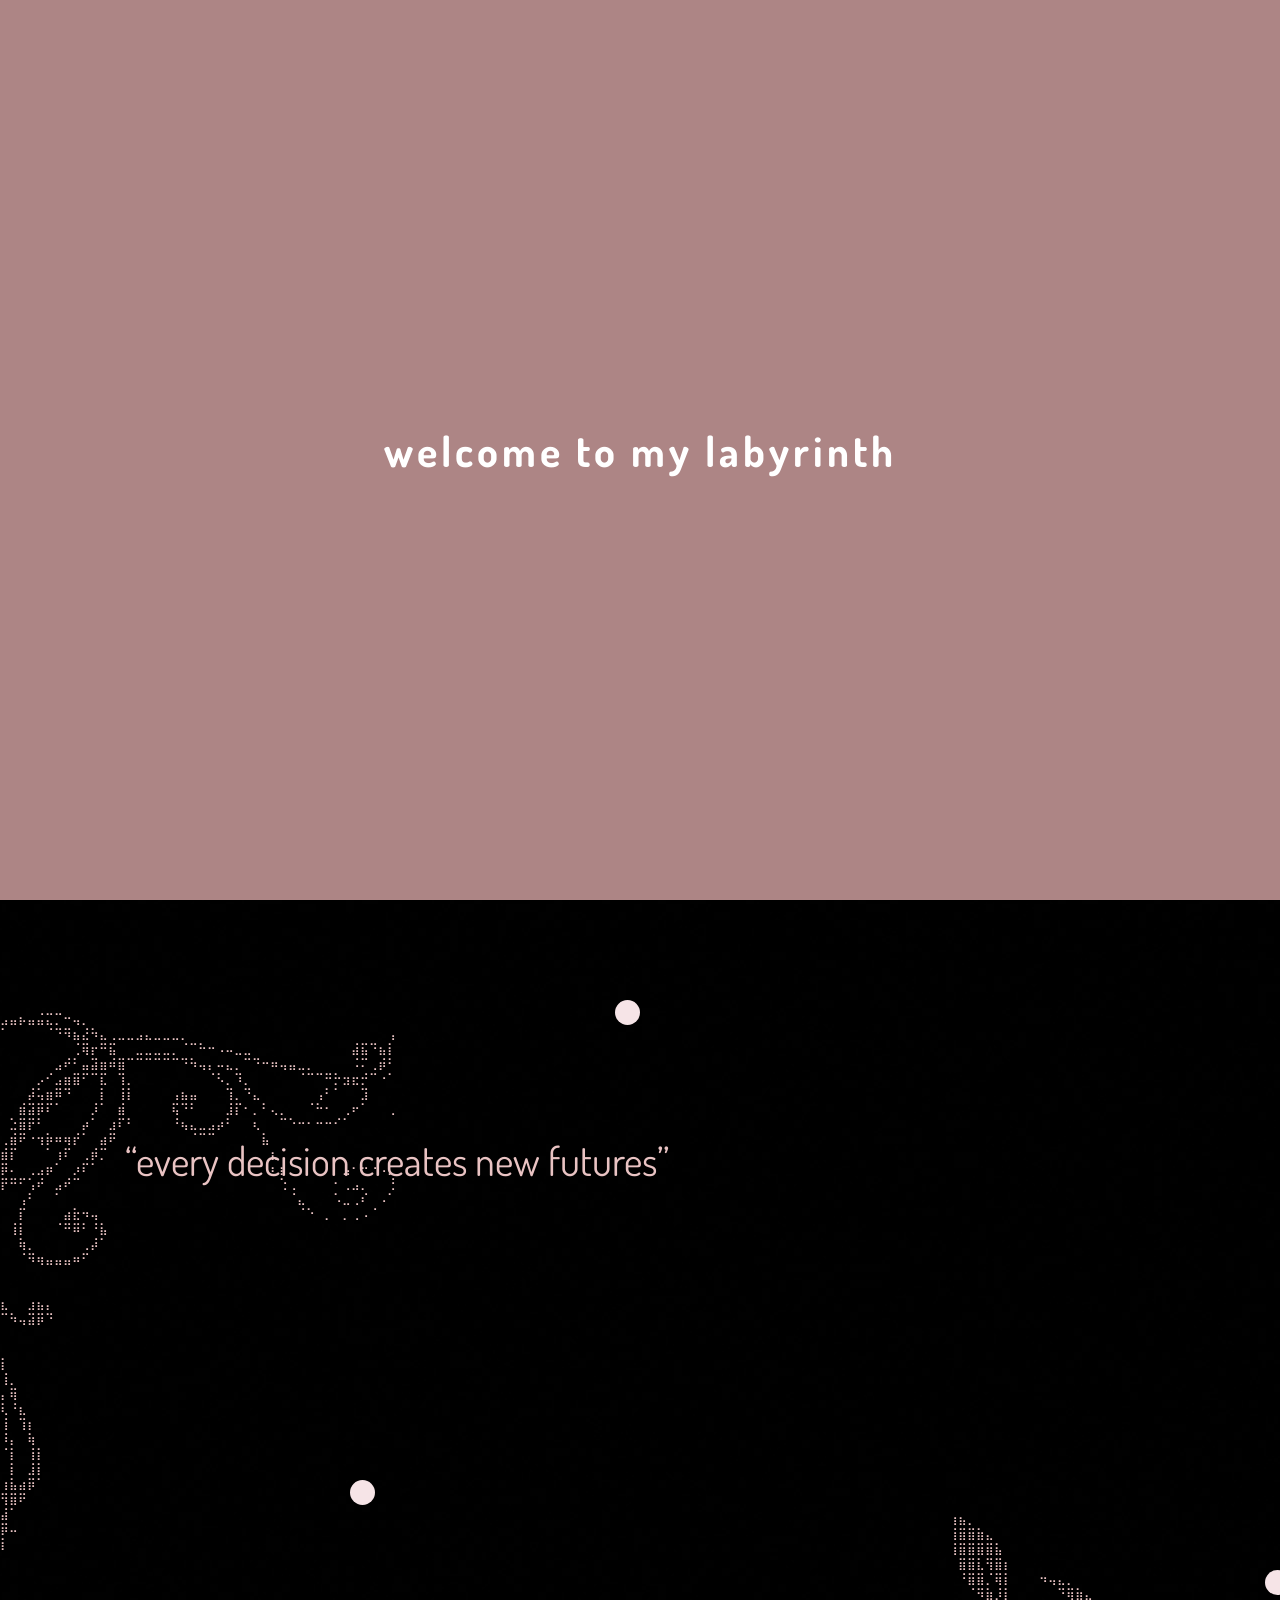
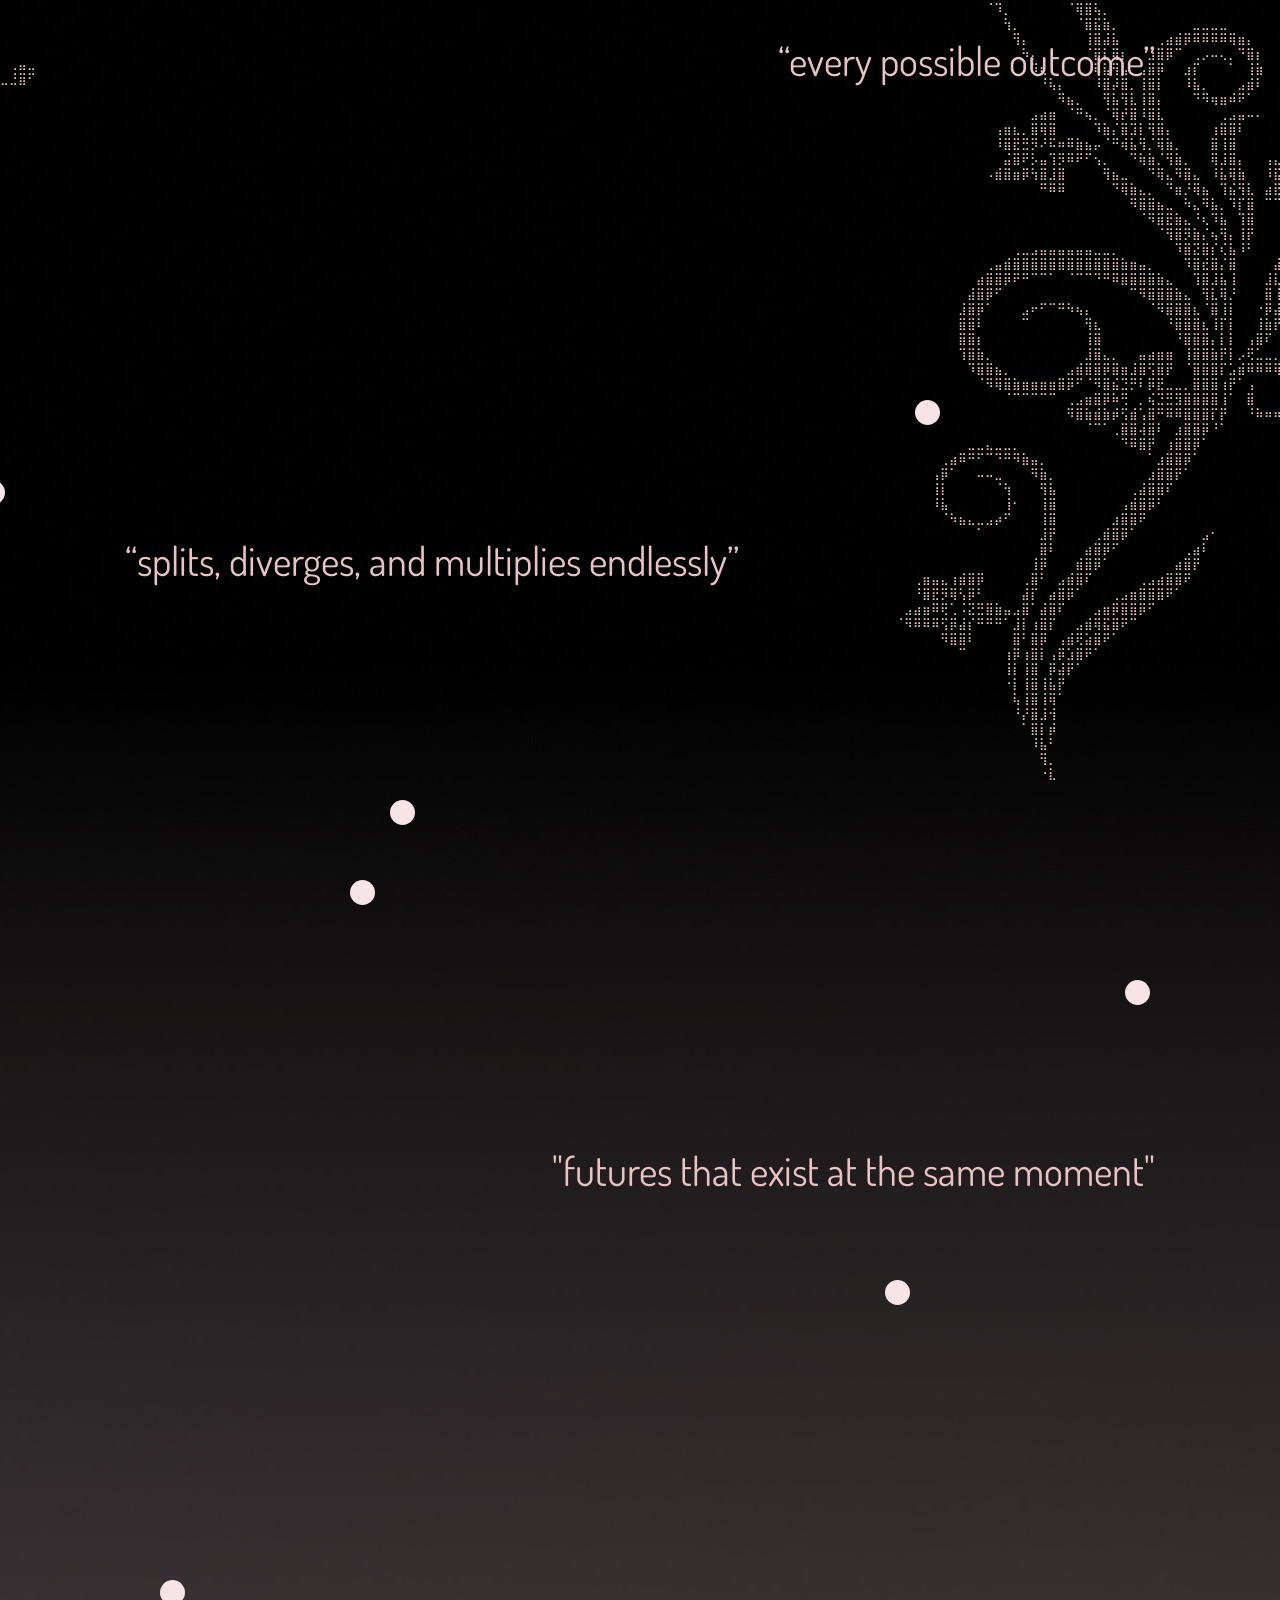
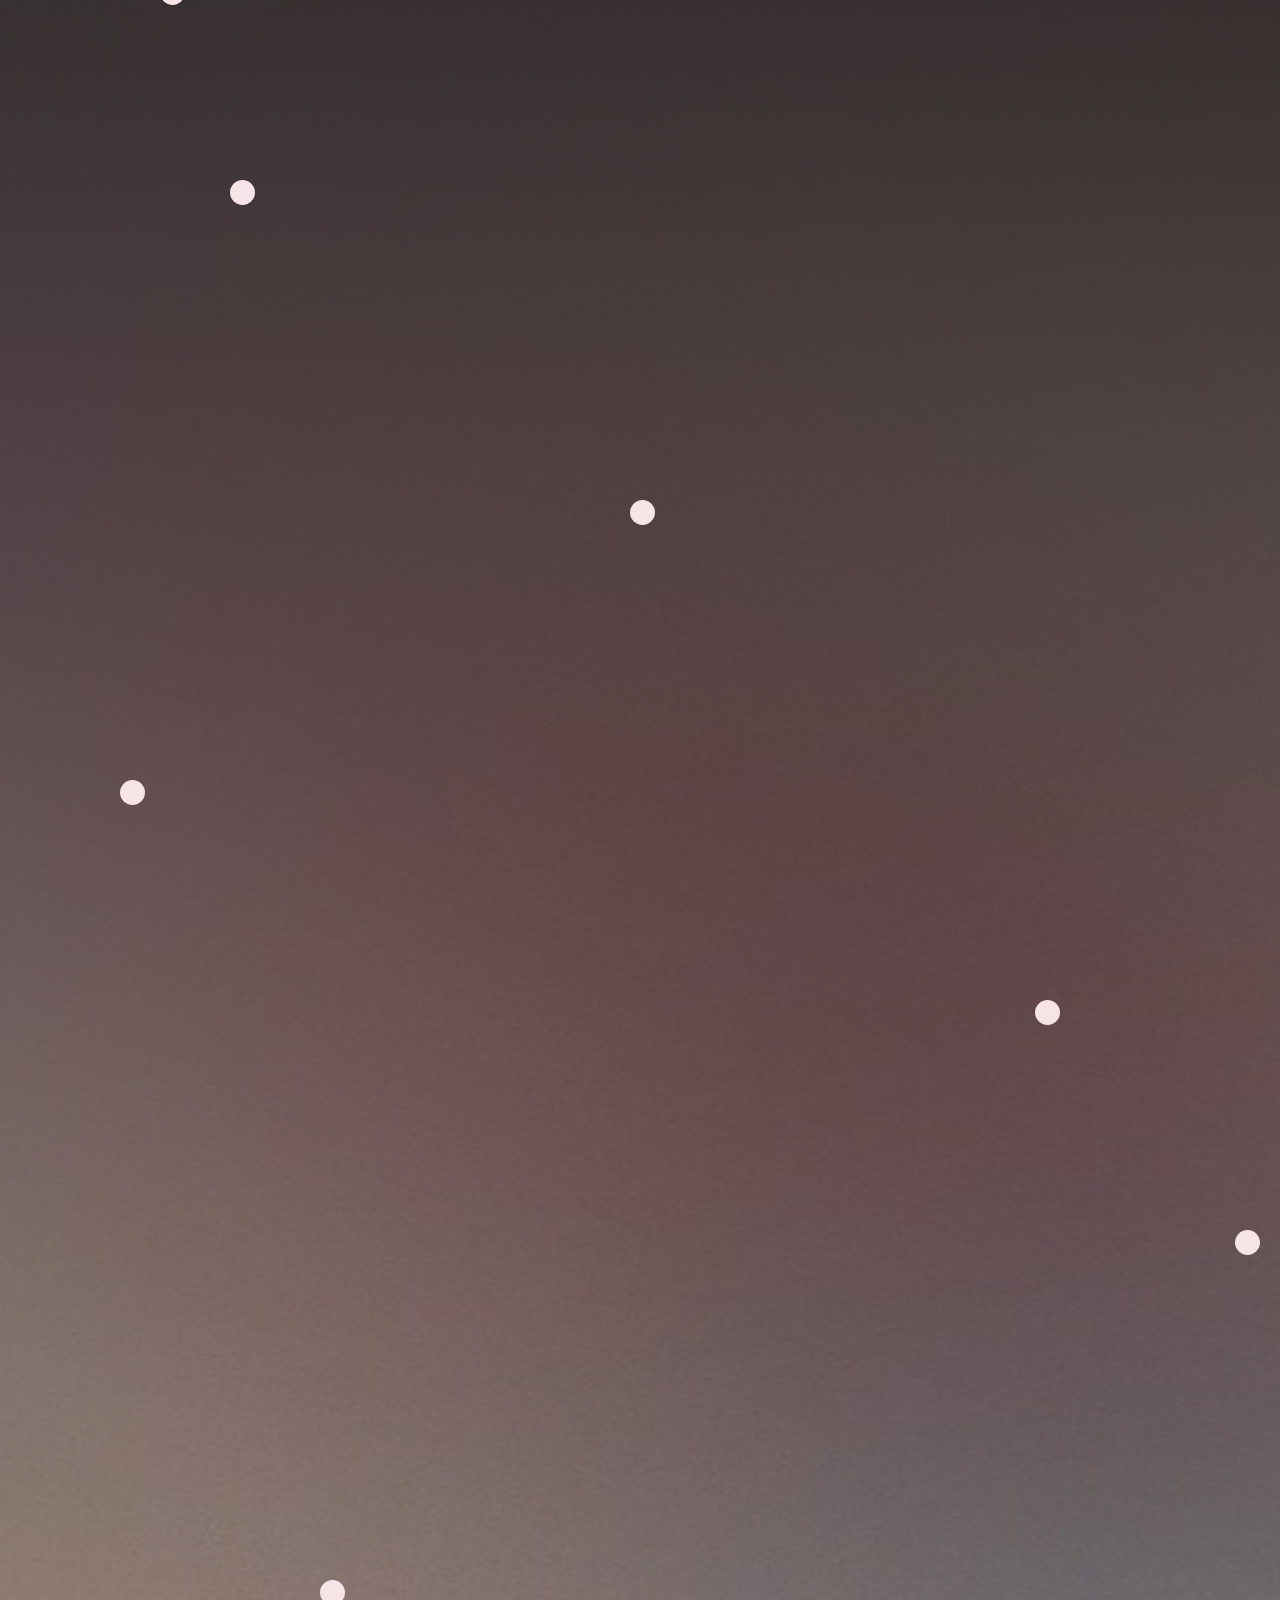
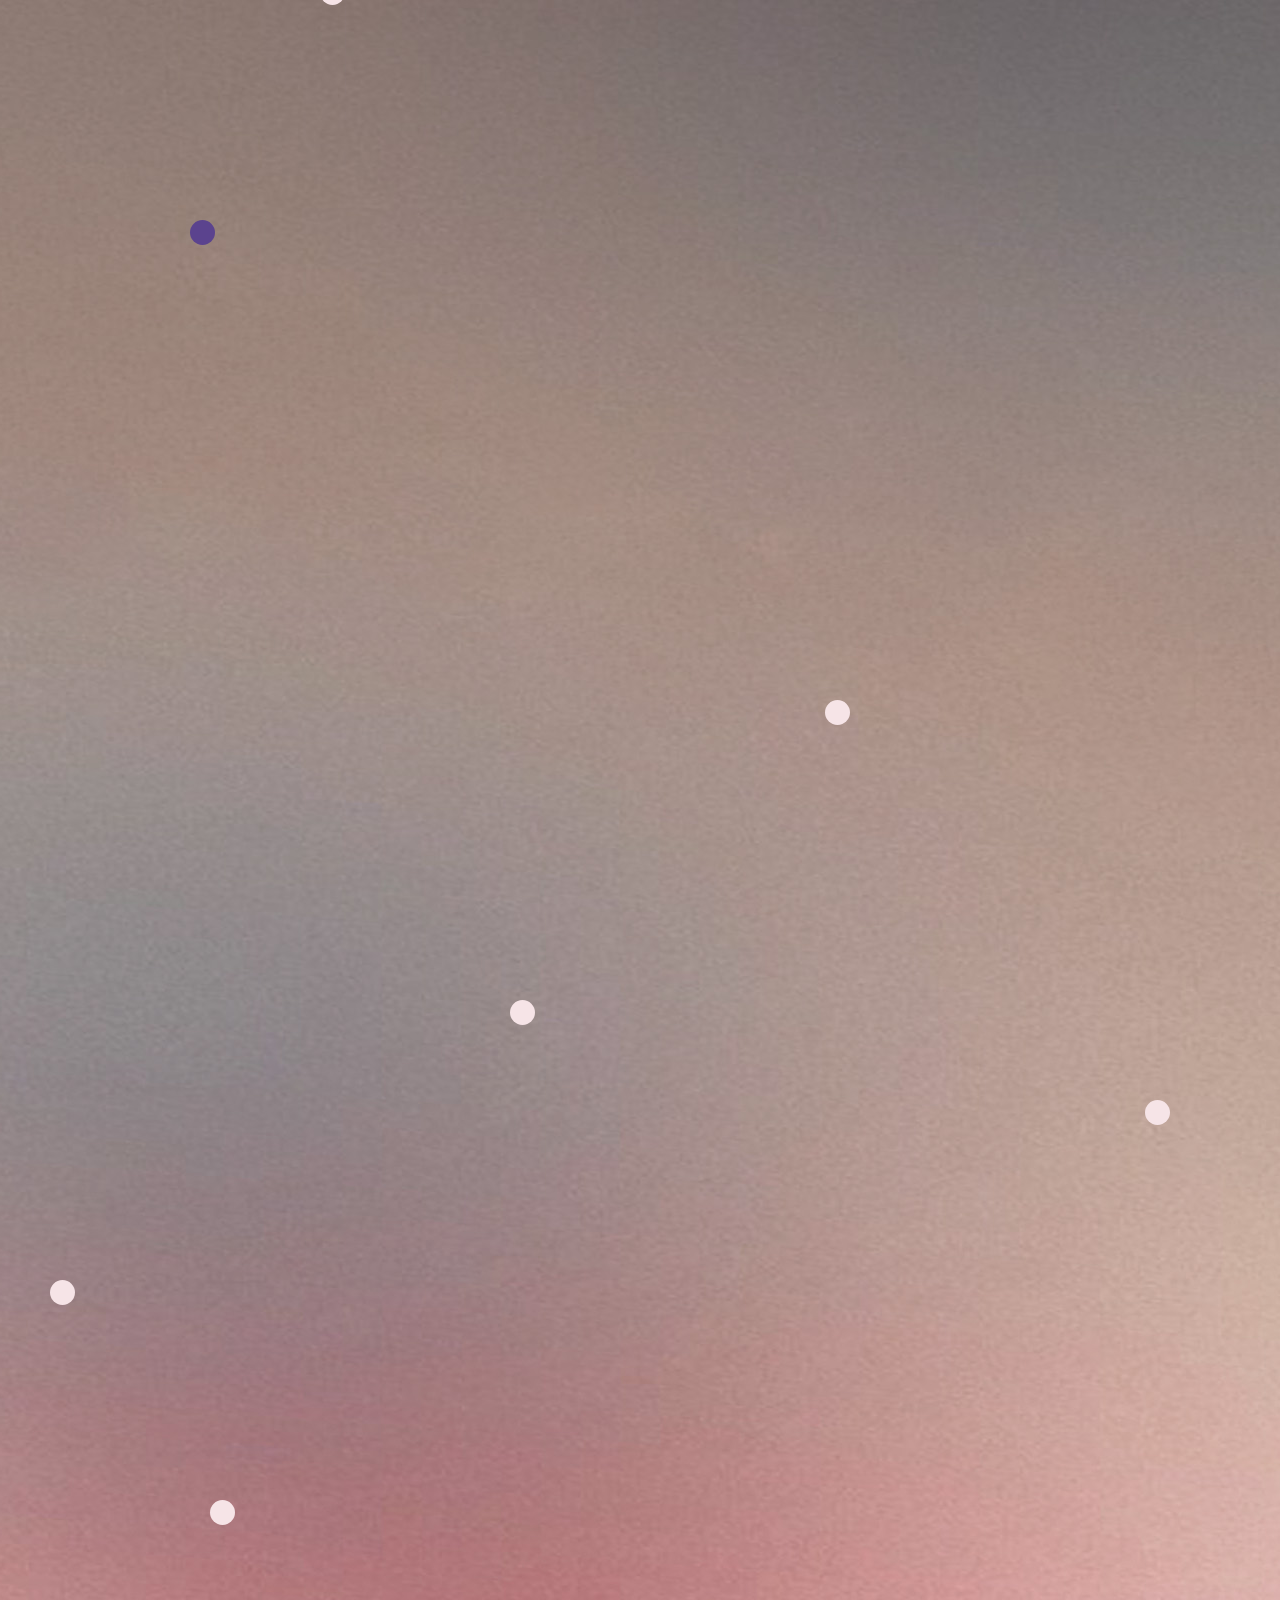
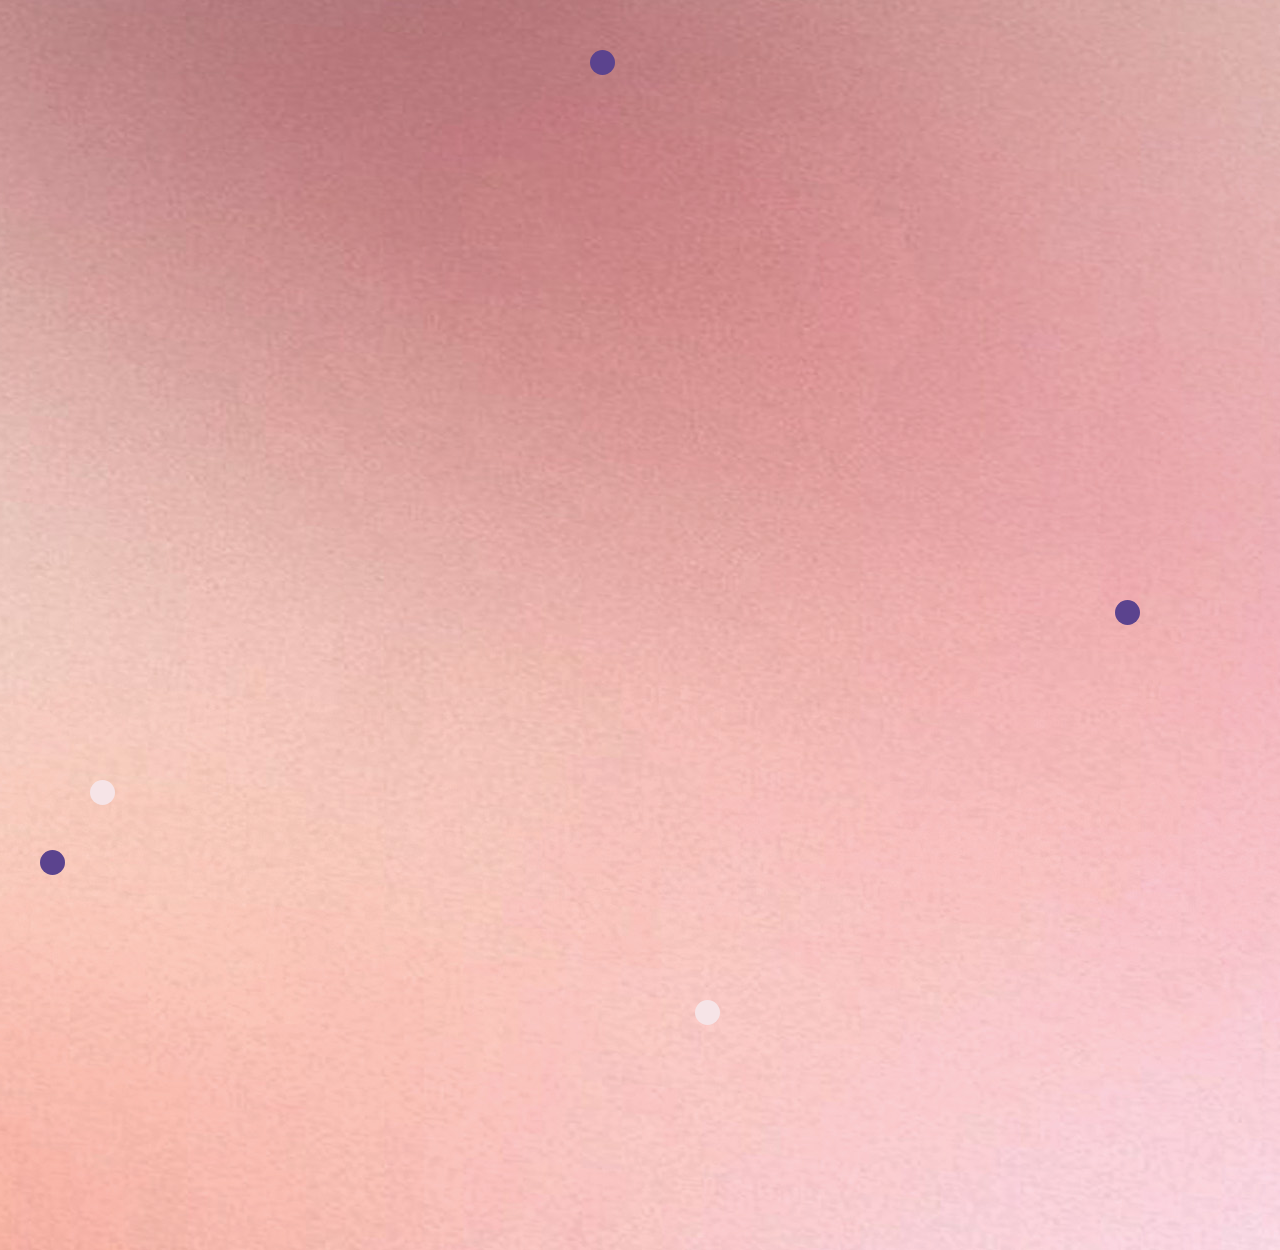
<file: index.html>
<!DOCTYPE html>
<html>
<head>
    <meta charset="utf-8">
    <title>Garden of Forking Paths</title>
    <link rel="preconnect" href="https://fonts.googleapis.com">
<link rel="preconnect" href="https://fonts.gstatic.com" crossorigin>
<link href="https://fonts.googleapis.com/css2?family=Dosis:wght@200..800&display=swap" rel="stylesheet">


    <link rel="stylesheet" href="GardenForkingPaths.css">
</head>








<body>


<input type="checkbox" id="trigger" hidden>

<div id="welcome">
  <label for="trigger"><h1>welcome to my labyrinth</h1></label>
</div>





<main>

  <div class="page">
    <img src="images/bcakground3.jpg" class="background">

    <p class="introtext1">

        ⠀⠀⠀⠀⠀⠀⠀⠀⠀⠀⠀⣤⢔⣒⠂⣀⣀⣤⣄⣀⠀⠀
⠀⠀⠀⠀⠀⠀⠀⣴⣿⠋⢠⣟⡼⣷⠼⣆⣼⢇⣿⣄⠱⣄
⠀⠀⠀⠀⠀⠀⠀⠹⣿⡀⣆⠙⠢⠐⠉⠉⣴⣾⣽⢟⡰⠃
⠀⠀⠀⠀⠀⠀⠀⠀⠈⢿⣿⣦⠀⠤⢴⣿⠿⢋⣴⡏⠀⠀
⠀⠀⠀⠀⠀⠀⠀⠀⠀⢸⡙⠻⣿⣶⣦⣭⣉⠁⣿⠀⠀⠀
⠀⠀⠀⠀⠀⠀⠀⠀⠀⠀⣷⠀⠈⠉⠉⠉⠉⠇⡟⠀⠀⠀
⠀⠀⠀⠀⠀⠀⠀⢀⠀⠀⣘⣦⣀⠀⠀⣀⡴⠊⠀⠀⠀⠀
⠀⠀⠀⠀⠀⠀⠀⠈⠙⠛⠛⢻⣿⣿⣿⣿⠻⣧⡀⠀⠀⠀
⠀⠀⠀⠀⠀⠀⠀⠀⠀⠀⠀⠈⠫⣿⠉⠻⣇⠘⠓⠂⠀⠀
⠀⠀⠀⠀⠀⠀⠀⠀⠀⠀⠀⠀⠀⣿⠀⠀⠀⠀⠀⠀⠀⠀
⠀⢶⣾⣿⣿⣿⣿⣿⣶⣄⠀⠀⠀⣿⠀⠀⠀⠀⠀⠀⠀⠀
⠀⠀⠹⣿⣿⣿⣿⣿⣿⣿⣧⠀⢸⣿⠀⠀⠀⠀⠀⠀⠀⠀
⠀⠀⠀⠈⠙⠻⢿⣿⣿⠿⠛⣄⢸⡇⠀⠀⠀⠀⠀⠀⠀⠀
⠀⠀⠀⠀⠀⠀⠀⠀⠀⠀⠀⠘⣿⡇⠀⠀⠀⠀⠀⠀⠀⠀
⠀⠀⠀⠀⠀⠀⠀⠀⠀⠀⠀⠀⣿⡁⠀⠀⠀⠀⠀⠀⠀⠀
⠀⠀⠀⠀⠀⠀⠀⠀⠀⠀⠀⠀⣿⠁⠀⠀⠀⠀⠀⠀⠀⠀
⠀⠀⠀⠀⠀⠀⠀⠀⠀⠀⠀⠀⣿⠀⠀⠀⠀⠀⠀⠀⠀⠀
⠀⠀⠀⠀⠀⠀⠀⠀⠀⠀⠀⠀⣿⠀⠀⠀⠀⠀⠀⠀⠀⠀
⠀⠀⠀⠀⠀⠀⠀⠀⠀⠀⠀⠀⣿⡆⠀⠀⠀⠀⠀⠀⠀⠀
⠀⠀⠀⠀⠀⠀⠀⠀⠀⠀⠀⠀⢹⣷⠂⠀⠀⠀⠀⠀⠀⠀
⠀⠀⠀⠀⠀⠀⠀⠀⠀⠀⠀⠀⢸⣿⠀⠀⠀⠀⠀⠀⠀⠀
⠀⠀⠀⠀⠀⠀⠀⠀⠀⠀⠀⠀⢸⣿⠀⠀⠀⠀⠀⠀⠀⠀
⠀⠀⠀⠀⠀⠀⠀⠀⠀⠀⠀⠀⠸⣿⡀⠀⠀⠀⠀⠀⠀⠀
⠀⠀⠀⠀⠀⠀⠀⠀⠀⠀⠀⠀⠀⣿⠇⠀⠀⠀⠀⠀⠀⠀
⠀⠀⠀⠀⠀⠀⠀⠀⠀⠀⠀⠀⠀⠋⠀⠀⠀⠀⠀⠀⠀⠀ </p>
<p class="introtext2">

        ⠀⠀⠀⠀⠀⠀⠀⠀⠀⠀⠀⣤⢔⣒⠂⣀⣀⣤⣄⣀⠀⠀
⠀⠀⠀⠀⠀⠀⠀⣴⣿⠋⢠⣟⡼⣷⠼⣆⣼⢇⣿⣄⠱⣄
⠀⠀⠀⠀⠀⠀⠀⠹⣿⡀⣆⠙⠢⠐⠉⠉⣴⣾⣽⢟⡰⠃
⠀⠀⠀⠀⠀⠀⠀⠀⠈⢿⣿⣦⠀⠤⢴⣿⠿⢋⣴⡏⠀⠀
⠀⠀⠀⠀⠀⠀⠀⠀⠀⢸⡙⠻⣿⣶⣦⣭⣉⠁⣿⠀⠀⠀
⠀⠀⠀⠀⠀⠀⠀⠀⠀⠀⣷⠀⠈⠉⠉⠉⠉⠇⡟⠀⠀⠀
⠀⠀⠀⠀⠀⠀⠀⢀⠀⠀⣘⣦⣀⠀⠀⣀⡴⠊⠀⠀⠀⠀
⠀⠀⠀⠀⠀⠀⠀⠈⠙⠛⠛⢻⣿⣿⣿⣿⠻⣧⡀⠀⠀⠀
⠀⠀⠀⠀⠀⠀⠀⠀⠀⠀⠀⠈⠫⣿⠉⠻⣇⠘⠓⠂⠀⠀
⠀⠀⠀⠀⠀⠀⠀⠀⠀⠀⠀⠀⠀⣿⠀⠀⠀⠀⠀⠀⠀⠀
⠀⢶⣾⣿⣿⣿⣿⣿⣶⣄⠀⠀⠀⣿⠀⠀⠀⠀⠀⠀⠀⠀
⠀⠀⠹⣿⣿⣿⣿⣿⣿⣿⣧⠀⢸⣿⠀⠀⠀⠀⠀⠀⠀⠀
⠀⠀⠀⠈⠙⠻⢿⣿⣿⠿⠛⣄⢸⡇⠀⠀⠀⠀⠀⠀⠀⠀
⠀⠀⠀⠀⠀⠀⠀⠀⠀⠀⠀⠘⣿⡇⠀⠀⠀⠀⠀⠀⠀⠀
⠀⠀⠀⠀⠀⠀⠀⠀⠀⠀⠀⠀⣿⡁⠀⠀⠀⠀⠀⠀⠀⠀
⠀⠀⠀⠀⠀⠀⠀⠀⠀⠀⠀⠀⣿⠁⠀⠀⠀⠀⠀⠀⠀⠀
⠀⠀⠀⠀⠀⠀⠀⠀⠀⠀⠀⠀⣿⠀⠀⠀⠀⠀⠀⠀⠀⠀
⠀⠀⠀⠀⠀⠀⠀⠀⠀⠀⠀⠀⣿⠀⠀⠀⠀⠀⠀⠀⠀⠀
⠀⠀⠀⠀⠀⠀⠀⠀⠀⠀⠀⠀⣿⡆⠀⠀⠀⠀⠀⠀⠀⠀
⠀⠀⠀⠀⠀⠀⠀⠀⠀⠀⠀⠀⢹⣷⠂⠀⠀⠀⠀⠀⠀⠀
⠀⠀⠀⠀⠀⠀⠀⠀⠀⠀⠀⠀⢸⣿⠀⠀⠀⠀⠀⠀⠀⠀
⠀⠀⠀⠀⠀⠀⠀⠀⠀⠀⠀⠀⢸⣿⠀⠀⠀⠀⠀⠀⠀⠀
⠀⠀⠀⠀⠀⠀⠀⠀⠀⠀⠀⠀⠸⣿⡀⠀⠀⠀⠀⠀⠀⠀
⠀⠀⠀⠀⠀⠀⠀⠀⠀⠀⠀⠀⠀⣿⠇⠀⠀⠀⠀⠀⠀⠀
⠀⠀⠀⠀⠀⠀⠀⠀⠀⠀⠀⠀⠀⠋⠀⠀⠀⠀⠀⠀⠀⠀ </p>
<p class="introtext3">

        ⠀⠀⠀⠀⠀⠀⠀⠀⠀⠀⠀⣤⢔⣒⠂⣀⣀⣤⣄⣀⠀⠀
⠀⠀⠀⠀⠀⠀⠀⣴⣿⠋⢠⣟⡼⣷⠼⣆⣼⢇⣿⣄⠱⣄
⠀⠀⠀⠀⠀⠀⠀⠹⣿⡀⣆⠙⠢⠐⠉⠉⣴⣾⣽⢟⡰⠃
⠀⠀⠀⠀⠀⠀⠀⠀⠈⢿⣿⣦⠀⠤⢴⣿⠿⢋⣴⡏⠀⠀
⠀⠀⠀⠀⠀⠀⠀⠀⠀⢸⡙⠻⣿⣶⣦⣭⣉⠁⣿⠀⠀⠀
⠀⠀⠀⠀⠀⠀⠀⠀⠀⠀⣷⠀⠈⠉⠉⠉⠉⠇⡟⠀⠀⠀
⠀⠀⠀⠀⠀⠀⠀⢀⠀⠀⣘⣦⣀⠀⠀⣀⡴⠊⠀⠀⠀⠀
⠀⠀⠀⠀⠀⠀⠀⠈⠙⠛⠛⢻⣿⣿⣿⣿⠻⣧⡀⠀⠀⠀
⠀⠀⠀⠀⠀⠀⠀⠀⠀⠀⠀⠈⠫⣿⠉⠻⣇⠘⠓⠂⠀⠀
⠀⠀⠀⠀⠀⠀⠀⠀⠀⠀⠀⠀⠀⣿⠀⠀⠀⠀⠀⠀⠀⠀
⠀⢶⣾⣿⣿⣿⣿⣿⣶⣄⠀⠀⠀⣿⠀⠀⠀⠀⠀⠀⠀⠀
⠀⠀⠹⣿⣿⣿⣿⣿⣿⣿⣧⠀⢸⣿⠀⠀⠀⠀⠀⠀⠀⠀
⠀⠀⠀⠈⠙⠻⢿⣿⣿⠿⠛⣄⢸⡇⠀⠀⠀⠀⠀⠀⠀⠀
⠀⠀⠀⠀⠀⠀⠀⠀⠀⠀⠀⠘⣿⡇⠀⠀⠀⠀⠀⠀⠀⠀
⠀⠀⠀⠀⠀⠀⠀⠀⠀⠀⠀⠀⣿⡁⠀⠀⠀⠀⠀⠀⠀⠀
⠀⠀⠀⠀⠀⠀⠀⠀⠀⠀⠀⠀⣿⠁⠀⠀⠀⠀⠀⠀⠀⠀
⠀⠀⠀⠀⠀⠀⠀⠀⠀⠀⠀⠀⣿⠀⠀⠀⠀⠀⠀⠀⠀⠀
⠀⠀⠀⠀⠀⠀⠀⠀⠀⠀⠀⠀⣿⠀⠀⠀⠀⠀⠀⠀⠀⠀
⠀⠀⠀⠀⠀⠀⠀⠀⠀⠀⠀⠀⣿⡆⠀⠀⠀⠀⠀⠀⠀⠀
⠀⠀⠀⠀⠀⠀⠀⠀⠀⠀⠀⠀⢹⣷⠂⠀⠀⠀⠀⠀⠀⠀
⠀⠀⠀⠀⠀⠀⠀⠀⠀⠀⠀⠀⢸⣿⠀⠀⠀⠀⠀⠀⠀⠀
⠀⠀⠀⠀⠀⠀⠀⠀⠀⠀⠀⠀⢸⣿⠀⠀⠀⠀⠀⠀⠀⠀
⠀⠀⠀⠀⠀⠀⠀⠀⠀⠀⠀⠀⠸⣿⡀⠀⠀⠀⠀⠀⠀⠀
⠀⠀⠀⠀⠀⠀⠀⠀⠀⠀⠀⠀⠀⣿⠇⠀⠀⠀⠀⠀⠀⠀
⠀⠀⠀⠀⠀⠀⠀⠀⠀⠀⠀⠀⠀⠋⠀⠀⠀⠀⠀⠀⠀⠀ </p>
<p class="introtext4">

        ⠀⠀⠀⠀⠀⠀⠀⠀⠀⠀⠀⣤⢔⣒⠂⣀⣀⣤⣄⣀⠀⠀
⠀⠀⠀⠀⠀⠀⠀⣴⣿⠋⢠⣟⡼⣷⠼⣆⣼⢇⣿⣄⠱⣄
⠀⠀⠀⠀⠀⠀⠀⠹⣿⡀⣆⠙⠢⠐⠉⠉⣴⣾⣽⢟⡰⠃
⠀⠀⠀⠀⠀⠀⠀⠀⠈⢿⣿⣦⠀⠤⢴⣿⠿⢋⣴⡏⠀⠀
⠀⠀⠀⠀⠀⠀⠀⠀⠀⢸⡙⠻⣿⣶⣦⣭⣉⠁⣿⠀⠀⠀
⠀⠀⠀⠀⠀⠀⠀⠀⠀⠀⣷⠀⠈⠉⠉⠉⠉⠇⡟⠀⠀⠀
⠀⠀⠀⠀⠀⠀⠀⢀⠀⠀⣘⣦⣀⠀⠀⣀⡴⠊⠀⠀⠀⠀
⠀⠀⠀⠀⠀⠀⠀⠈⠙⠛⠛⢻⣿⣿⣿⣿⠻⣧⡀⠀⠀⠀
⠀⠀⠀⠀⠀⠀⠀⠀⠀⠀⠀⠈⠫⣿⠉⠻⣇⠘⠓⠂⠀⠀
⠀⠀⠀⠀⠀⠀⠀⠀⠀⠀⠀⠀⠀⣿⠀⠀⠀⠀⠀⠀⠀⠀
⠀⢶⣾⣿⣿⣿⣿⣿⣶⣄⠀⠀⠀⣿⠀⠀⠀⠀⠀⠀⠀⠀
⠀⠀⠹⣿⣿⣿⣿⣿⣿⣿⣧⠀⢸⣿⠀⠀⠀⠀⠀⠀⠀⠀
⠀⠀⠀⠈⠙⠻⢿⣿⣿⠿⠛⣄⢸⡇⠀⠀⠀⠀⠀⠀⠀⠀
⠀⠀⠀⠀⠀⠀⠀⠀⠀⠀⠀⠘⣿⡇⠀⠀⠀⠀⠀⠀⠀⠀
⠀⠀⠀⠀⠀⠀⠀⠀⠀⠀⠀⠀⣿⡁⠀⠀⠀⠀⠀⠀⠀⠀
⠀⠀⠀⠀⠀⠀⠀⠀⠀⠀⠀⠀⣿⠁⠀⠀⠀⠀⠀⠀⠀⠀
⠀⠀⠀⠀⠀⠀⠀⠀⠀⠀⠀⠀⣿⠀⠀⠀⠀⠀⠀⠀⠀⠀
⠀⠀⠀⠀⠀⠀⠀⠀⠀⠀⠀⠀⣿⠀⠀⠀⠀⠀⠀⠀⠀⠀
⠀⠀⠀⠀⠀⠀⠀⠀⠀⠀⠀⠀⣿⡆⠀⠀⠀⠀⠀⠀⠀⠀
⠀⠀⠀⠀⠀⠀⠀⠀⠀⠀⠀⠀⢹⣷⠂⠀⠀⠀⠀⠀⠀⠀
⠀⠀⠀⠀⠀⠀⠀⠀⠀⠀⠀⠀⢸⣿⠀⠀⠀⠀⠀⠀⠀⠀
⠀⠀⠀⠀⠀⠀⠀⠀⠀⠀⠀⠀⢸⣿⠀⠀⠀⠀⠀⠀⠀⠀
⠀⠀⠀⠀⠀⠀⠀⠀⠀⠀⠀⠀⠸⣿⡀⠀⠀⠀⠀⠀⠀⠀
⠀⠀⠀⠀⠀⠀⠀⠀⠀⠀⠀⠀⠀⣿⠇⠀⠀⠀⠀⠀⠀⠀
⠀⠀⠀⠀⠀⠀⠀⠀⠀⠀⠀⠀⠀⠋⠀⠀⠀⠀⠀⠀⠀⠀ </p>


<p class="introtext5">
    The Garden of Forking Paths </p>

 <p class="introtext6">
    “every decision creates new futures” </p>

    <p class="introtext7">
    “every possible outcome” </p>

<p class="introtext8">
    “splits, diverges, and multiplies endlessly” </p>

<p class="introtext9">
    ⠀⠀⠀⠀⠀⠀⢰⣦⡀⠀⠀⠀⠀⠀⠀⠀⠀⠀⠀⠀⠀⠀⠀⠀⠀⠀⠀⠀⠀⠀⠀⠀⠀⠀⠀⠀⠀⠀⠀⠀⠀⠀⠀⠀⠀⠀⠀⠀⠀⠀
⠀⠀⠀⠀⠀⠀⢸⣿⣿⣷⣄⠀⠀⠀⠀⠀⠀⠀⠀⠀⠀⠀⠀⠀⠀⠀⠀⠀⠀⠀⠀⠀⠀⠀⠀⠀⠀⠀⠀⠀⠀⠀⠀⠀⠀⠀⠀⠀⠀⠀
⠀⠀⠀⠀⠀⠀⢸⣿⣿⣿⣿⣧⠀⠀⠀⠀⠀⠀⠀⠀⠀⠀⠀⠀⠀⠀⠀⠀⠀⠀⠀⠀⠀⠀⠀⠀⠀⠀⠀⠀⠀⠀⠀⠀⠀⠀⠀⠀⠀⠀
⠀⠀⠀⠀⠀⠀⠀⣿⣿⣇⢻⣿⡆⠀⠀⠀⠀⠀⠀⠀⠀⠀⠀⠀⠀⠀⠀⠀⠀⠀⠀⠀⠀⠀⠀⠀⠀⠀⠀⠀⠀⠀⠀⠀⠀⠀⠀⠀⠀⠀
⠀⠀⠀⠀⠀⠀⠀⠘⣿⣿⡈⢿⡇⠀⠀⠀⠲⢤⣄⡀⠀⠀⠀⠀⠀⠀⠀⠀⠀⠀⠀⠀⠀⠀⠀⠀⠀⠀⠀⠀⠀⠀⠀⠀⠀⠀⠀⠀⠀⠀
⠀⠀⠀⠀⠀⠀⠀⠀⠈⠻⣷⡸⡇⠀⠀⠀⠀⠀⠙⢿⣷⣄⠀⠀⠀⠀⠀⠀⠀⠀⠀⠀⠀⠀⠀⠀⠀⠀⠀⠀⠀⠀⠀⠀⠀⠀⠀⠀⠀⠀
⠀⠀⠀⠀⠀⠀⠀⠀⠀⠀⠈⠹⡀⠀⠀⠀⠀⠀⠀⠈⢿⣿⢧⡀⠀⠀⠀⠀⠀⠀⠀⠀⠀⠀⠀⠀⠀⠀⠀⠀⠀⠀⠀⠀⠀⠀⠀⠀⠀⠀
⠀⠀⠀⠀⠀⠀⠀⠀⠀⠀⠀⠀⢳⡀⠀⠀⠀⠀⠀⠀⠈⣿⣯⣷⡀⠀⠀⠀⠀⠀⠀⠀⠀⣀⣀⣀⣀⠀⠀⠀⠀⠀⠀⠀⠀⠀⠀⠀⠀⠀
⠀⠀⠀⠀⠀⠀⠀⠀⠀⠀⠀⠀⠀⢻⡄⠀⠀⠀⠀⠀⠀⢸⣿⣼⣧⠀⠀⠀⠀⢀⣴⣾⡿⠿⠿⠿⠿⢿⣶⡄⠀⠀⠀⠀⠀⠀⠀⠀⠀⠀
⠀⠀⠀⠀⠀⠀⠀⠀⠀⠀⠀⠀⠀⠀⠳⡄⠀⠀⠀⠀⠀⠈⣿⡇⣿⡆⠀⠀⣰⣿⡿⠉⠀⢀⡠⠤⢄⡀⠙⣿⡆⠀⠀⠀⠀⠀⠀⠀⠀⠀
⠀⠀⠀⠀⠀⠀⠀⠀⠀⠀⠀⠀⠀⠀⠀⠹⣆⠀⠀⠀⠀⠀⢿⣧⢻⣧⠀⢠⣿⡿⠀⠀⣰⡏⠀⠀⠀⠁⠀⢸⣷⠀⠀⠀⠀⠀⠀⠀⠀⠀
⠀⠀⠀⠀⠀⠀⠀⠀⠀⠀⠀⠀⠀⠀⠀⠀⠘⢧⡄⠀⠀⠀⠸⣿⡼⣿⡀⢸⣿⡇⠀⠀⠸⣧⡀⠀⠀⠀⣠⣾⠇⠀⠀⠀⠀⠀⠀⠀⠀⠀
⠀⠀⠀⠀⠀⠀⠀⠀⠀⠀⠀⠀⠀⠀⠀⠀⠀⠀⠻⣦⡀⠀⠀⢻⣧⢻⣇⢸⣿⡄⠀⠀⠀⠙⠻⢶⣶⠾⠟⠁⠀⠀⠀⠀⠀⠀⠀⠀⠀⠀
⠀⠀⠀⠀⠀⠀⠀⠀⠀⠀⠀⠀⠀⠀⠀⣠⣴⣶⠀⠈⠛⢦⡀⠈⢿⡞⣿⠸⣿⣇⠀⠀⠀⠀⠀⠀⢀⣠⣤⠤⠄⠀⠀⠀⠀⠀⠀⠀⠀⠀
⠀⠀⠀⠀⠀⠀⠀⠀⠀⠀⠀⢠⣶⣆⡀⣿⢿⣿⠀⠀⠀⠀⠹⣷⡌⣿⣹⡇⢻⣿⡄⠀⠀⠀⠀⢰⣿⣿⠇⠀⠀⠀⠀⠀⠀⠀⠀⠀⠀⠀
⠀⠀⠀⠀⠀⠀⠀⠀⠀⠀⠀⠸⣿⣟⣛⡻⠜⠯⠶⠿⣷⣦⡤⠈⠛⢾⣧⢻⡈⢿⣷⡀⠀⠀⠀⣿⢸⣿⠀⠀⠀⠀⠀⠀⠀⢀⠀⠀⠀⠀
⠀⠀⠀⠀⠀⠀⠀⠀⠀⠀⠀⠀⣬⣿⠟⡣⣤⢹⡻⠿⠟⠋⢢⡀⠀⠀⠙⢷⣷⡈⢻⣷⡀⠀⠀⢿⣸⣿⡄⠀⠀⢠⣄⡀⣾⣿⠄⠀⠀⠀
⠀⠀⠀⠀⠀⠀⠀⠀⠀⠀⠠⣾⣿⣶⡿⢳⣿⣸⣿⠀⠀⠀⠀⢻⣦⣀⠀⠀⠙⢿⣄⠻⣿⣄⠀⠸⣧⢿⣷⠀⠀⠸⣯⣽⡗⣻⣚⣻⣷⠆
⠀⠀⠀⠀⠀⠀⠀⠀⠀⠀⠀⠀⠀⠀⠀⠀⠛⠿⠿⠀⠀⠀⠀⠀⠙⢿⣷⣄⡀⠀⠙⣶⡘⢿⣦⠀⢹⣮⢻⣇⠀⣴⣟⣭⢶⣿⣯⠉⠀⠀
⠀⠀⠀⠀⠀⠀⠀⠀⠀⠀⠀⠀⠀⠀⠀⠀⠀⠀⠀⠀⠀⠀⠀⠀⠀⠀⠻⣿⣿⣦⣀⠀⠳⣄⠻⣧⡀⠹⡏⣿⠀⠉⠉⠁⠘⠻⠿⠀⠀⠀
⠀⠀⠀⠀⠀⠀⠀⠀⠀⠀⠀⠀⠀⠀⠀⠀⠀⠀⠀⠀⠀⠀⠀⠀⠀⠀⠀⠈⠻⣿⣟⣷⣄⠘⢆⠹⣧⠀⢹⣿⠀⠀⠀⠀⠀⠀⠀⠀⠀⠀
⠀⠀⠀⠀⠀⠀⠀⠀⠀⠀⠀⠀⠀⠀⠀⠀⠀⠀⠀⠀⠀⠀⠀⠀⠀⠀⠀⠀⠀⠈⢻⣿⡻⣷⡌⢦⢻⡄⢸⡟⠀⠀⠀⠀⠀⠀⠀⠀⠀⠀
⠀⠀⠀⠀⠀⠀⠀⠀⠀⠀⠀⠀⠀⢀⣀⣠⣤⣤⣤⣤⣤⣤⣀⣀⡀⠀⠀⠀⠀⠀⠀⠹⣿⣝⣿⡎⢎⣧⠸⠃⠀⠀⠀⣠⣾⣻⣿⠶⠦⡀
⠀⠀⠀⠀⠀⠀⠀⠀⠀⠀⢀⣤⣾⣿⣿⣿⣿⣿⣿⣿⣿⣿⣿⣿⣿⣷⣶⣤⡀⠀⠀⠀⠹⣿⣞⣿⡌⣿⠀⠀⠀⠀⣼⢣⣿⠏⠀⠀⠀⠀
⠀⠀⠀⠀⠀⠀⠀⠀⠀⣴⣿⣿⡿⠟⠛⠉⠉⠁⠀⠈⠉⠉⠙⠛⠿⣿⣿⣿⣿⣷⣄⠀⠀⢹⣿⣸⣧⢸⠀⠀⠀⣸⣇⣿⡏⠀⠀⠀⠀⠀
⠀⠀⠀⠀⠀⠀⠀⠀⣼⣿⡿⠋⠀⠀⠀⠀⠀⠀⠀⠀⠀⠀⠀⠀⠀⠀⠉⠻⣿⣿⣿⣷⣄⠀⢻⣇⢿⡘⠀⠀⠀⣿⢸⣿⠁⠀⠀⠀⠀⠀
⠀⠀⠀⠀⠀⠀⠀⣸⣿⡿⠁⠀⠀⠀⣠⠖⠋⠉⠛⠳⢦⡄⠀⠀⠀⠀⠀⠀⠈⠻⣿⣿⣿⣆⠈⣿⢸⡇⠀⠀⠐⡿⣼⡇⠀⠀⠀⠀⠀⠀
⠀⠀⠀⠀⠀⠀⠀⣿⣿⠇⠀⠀⠀⠀⠉⠀⠀⠀⠀⠀⠀⢻⣆⠀⠀⠀⠀⠀⠀⠀⠘⣿⣿⣿⣆⢸⡏⡇⠀⠀⢸⣷⡟⠀⠀⠀⠀⠀⠀⠀
⠀⠀⠀⠀⠀⠀⠀⣿⣿⡆⠀⠀⠀⠀⠀⠀⠀⠀⠀⠀⠀⢸⣿⠀⠀⠀⠀⠀⠀⠀⠀⠘⣿⣿⣿⡄⡇⡇⠀⢠⣿⠏⠀⠀⠀⠀⠀⠀⠀⠀
⠀⠀⠀⠀⠀⠀⠀⢹⣿⣷⡀⠀⠀⠀⠀⠀⠀⠀⠀⠀⠀⣸⣿⣄⡀⠀⠀⣤⣴⣶⣶⠀⢸⣿⣿⣷⡟⡇⡠⢟⣁⣀⡀⠀⠀⠀⠀⠀⠀⠀
⠀⠀⠀⠀⠀⠀⠀⠀⠹⣿⣿⣦⡀⠀⠀⠀⠀⠀⠀⣠⣾⣿⣿⡿⣿⣶⣸⣿⢫⣿⡟⠀⠈⣿⣿⣿⡏⣡⣾⠿⠿⠿⢿⣷⣆⠀⠀⠀⠀⠀
⠀⠀⠀⠀⠀⠀⠀⠀⠀⠈⠻⢿⣿⣷⣶⣶⣶⣶⣿⡿⠋⠈⠻⣿⣮⣙⡛⠇⡿⣟⣀⣀⡀⣿⣿⣿⢰⡟⠁⢠⠀⠀⠀⠹⣿⡇⠀⠀⠀⠀
⠀⠀⠀⠀⠀⠀⠀⠀⠀⠀⠀⠀⠈⠉⠉⠉⠉⠉⠀⢀⣠⣶⣿⡿⠷⢛⠀⡀⢮⣙⣛⣻⣿⣿⣿⣿⢸⠁⠀⣿⠀⠀⠀⢀⣿⡇⠀⠀⠀⠀
⠀⠀⠀⠀⠀⠀⠀⠀⠀⠀⠀⠀⠀⠀⠀⠀⠀⠀⠀⠻⣿⣷⣾⣷⡾⢫⣾⢡⣿⠛⠿⠿⣿⣿⣿⡏⡟⠀⠀⠘⠷⠶⠶⠟⠋⠀⠀⠀⠀⠀
⠀⠀⠀⠀⠀⠀⠀⠀⠀⠀⠀⠀⠀⠀⠀⠀⠀⠀⠀⠀⠀⠈⠉⠁⢀⣿⣿⢼⣿⠇⠀⣰⣿⣿⡿⠘⠁⠀⠀⠀⠀⠀⠀⠀⠀⠀⠀⠀⠀⠀
⠀⠀⠀⠀⠀⠀⠀⠀⣀⣀⣄⣀⣀⡀⠀⠀⠀⠀⠀⠀⠀⠀⠀⠀⠀⠙⠿⣿⡟⠀⢰⣿⣿⡿⠁⠀⠀⠀⠀⠀⠀⠀⠀⠀⠀⠀⠀⠀⠀⠀
⠀⠀⠀⠀⠀⢀⣴⠿⠛⠋⠉⠙⠛⠻⣷⣤⡀⠀⠀⠀⠀⠀⠀⠀⠀⠀⠀⠀⠁⣰⣿⣿⡿⠁⠀⠀⠀⠀⠀⠀⠀⠀⠀⠀⠀⠀⠀⠀⠀⠀
⠀⠀⠀⠀⢠⡿⠁⠀⠀⠤⠤⣀⠀⠀⠀⠻⣷⡀⠀⠀⠀⠀⠀⠀⠀⠀⠀⠀⣰⣿⣿⡟⠁⠀⠀⠀⠀⠀⠀⠀⠀⠀⠀⠀⠀⠀⠀⠀⠀⠀
⠀⠀⠀⠀⢸⡇⠀⠀⠀⠀⠀⠈⢳⠀⠀⠀⢻⣧⠀⠀⠀⠀⠀⠀⠀⠀⢀⣼⣿⣿⠏⠀⠀⠀⠀⠀⠀⠀⠀⠀⠀⠀⠀⠀⠀⠀⠀⠀⠀⠀
⠀⠀⠀⠀⠸⣧⠀⠀⠀⠀⠀⠀⢸⠂⠀⠀⢸⣿⠀⠀⠀⠀⠀⠀⠀⢠⣾⣿⡿⠃⠀⠀⠀⠀⠀⠀⠀⠀⠀⠀⠀⠀⠀⠀⠀⠀⠀⠀⠀⠀
⠀⠀⠀⠀⠀⠈⠳⣦⣄⣀⣠⡴⠋⠀⠀⠀⢸⣿⠀⠀⠀⠀⠀⠀⣰⣿⣿⠟⠀⠀⠀⠀⠀⠀⠀⠀⠀⠀⠀⠀⠀⠀⠀⠀⠀⠀⠀⠀⠀⠀
⠀⠀⠀⠀⠀⠀⠀⠀⠀⠁⠀⠀⠀⠀⠀⠀⣸⡟⠀⠀⠀⠀⢀⣾⣿⡿⠁⠀⠀⠀⠀⠀⠀⠀⣠⠂⠀⠀⠀⠀⠀⠀⠀⠀⠀⠀⠀⠀⠀⠀
⠀⠀⠀⠀⠀⠀⠀⠀⠀⠀⠀⠀⠀⠀⠀⠀⣿⠇⠀⠀⠀⣴⣿⡿⠋⠀⠀⠀⠀⠀⠀⠀⢀⣴⠇⠀⠀⠀⠀⠀⠀⠀⠀⠀⠀⠀⠀⠀⠀⠀
⠀⠀⠀⠀⠀⠀⠀⠀⠀⠀⠀⠀⠀⠀⠀⢸⡿⠀⠀⠀⣾⣿⡿⠁⠀⠀⠀⠀⠀⠀⠀⣴⣿⡟⠀⠀⠀⠀⠀⠀⠀⠀⠀⠀⠀⠀⠀⠀⠀⠀
⠀⠀⢀⣶⣤⣄⢰⣾⣿⡿⠀⠀⠀⠀⢀⣿⠃⠀⣠⣾⣿⠏⠀⠀⠀⠀⠀⢀⣠⣴⣿⣿⠟⠀⠀⠀⠀⠀⠀⠀⠀⠀⠀⠀⠀⠀⠀⠀⠀⠀
⠀⠀⠘⣿⣟⡻⢿⢣⡿⠃⠀⠀⠀⠀⣼⡏⠀⣴⣿⡿⠁⠀⠀⠀⢀⣠⣶⣿⣿⣿⠟⠁⠀⠀⠀⠀⠀⠀⠀⠀⠀⠀⠀⠀⠀⠀⠀⠀⠀⠀
⠀⣠⣴⣶⠿⢟⢁⠨⣝⣛⣿⣷⣤⣠⣿⠁⣼⣿⠏⠀⠀⠀⣠⣶⡿⣿⣿⡿⠋⠀⠀⠀⠀⠀⠀⠀⠀⠀⠀⠀⠀⠀⠀⠀⠀⠀⠀⠀⠀⠀
⠈⠻⠿⠿⠿⢫⡿⣼⡎⠛⠛⠛⠁⣸⡇⢰⣿⡏⠀⠀⣠⣾⢿⣯⣿⠟⠉⠀⠀⠀⠀⠀⠀⠀⠀⠀⠀⠀⠀⠀⠀⠀⠀⠀⠀⠀⠀⠀⠀⠀
⠀⠀⠀⠀⠀⠻⣿⣿⠇⠀⠀⠀⠀⣿⠃⣿⡿⠀⢠⣾⢟⣵⣿⠟⠁⠀⠀⠀⠀⠀⠀⠀⠀⠀⠀⠀⠀⠀⠀⠀⠀⠀⠀⠀⠀⠀⠀⠀⠀⠀
⠀⠀⠀⠀⠀⠀⠀⠉⠀⠀⠀⠀⢰⡿⢰⣿⡇⢠⡿⣱⣿⠟⠁⠀⠀⠀⠀⠀⠀⠀⠀⠀⠀⠀⠀⠀⠀⠀⠀⠀⠀⠀⠀⠀⠀⠀⠀⠀⠀⠀
⠀⠀⠀⠀⠀⠀⠀⠀⠀⠀⠀⠀⢸⡇⢸⣿⠀⡿⣼⡟⠁⠀⠀⠀⠀⠀⠀⠀⠀⠀⠀⠀⠀⠀⠀⠀⠀⠀⠀⠀⠀⠀⠀⠀⠀⠀⠀⠀⠀⠀
⠀⠀⠀⠀⠀⠀⠀⠀⠀⠀⠀⠀⠐⡇⢸⣿⢸⣧⡟⠀⠀⠀⠀⠀⠀⠀⠀⠀⠀⠀⠀⠀⠀⠀⠀⠀⠀⠀⠀⠀⠀⠀⠀⠀⠀⠀⠀⠀⠀⠀
⠀⠀⠀⠀⠀⠀⠀⠀⠀⠀⠀⠀⠀⢧⢸⣿⢸⢿⠁⠀⠀⠀⠀⠀⠀⠀⠀⠀⠀⠀⠀⠀⠀⠀⠀⠀⠀⠀⠀⠀⠀⠀⠀⠀⠀⠀⠀⠀⠀⠀
⠀⠀⠀⠀⠀⠀⠀⠀⠀⠀⠀⠀⠀⠘⡜⣿⣸⢺⠀⠀⠀⠀⠀⠀⠀⠀⠀⠀⠀⠀⠀⠀⠀⠀⠀⠀⠀⠀⠀⠀⠀⠀⠀⠀⠀⠀⠀⠀⠀⠀
⠀⠀⠀⠀⠀⠀⠀⠀⠀⠀⠀⠀⠀⠀⠁⣿⡇⡾⠀⠀⠀⠀⠀⠀⠀⠀⠀⠀⠀⠀⠀⠀⠀⠀⠀⠀⠀⠀⠀⠀⠀⠀⠀⠀⠀⠀⠀⠀⠀⠀
⠀⠀⠀⠀⠀⠀⠀⠀⠀⠀⠀⠀⠀⠀⠀⠸⣧⠃⠀⠀⠀⠀⠀⠀⠀⠀⠀⠀⠀⠀⠀⠀⠀⠀⠀⠀⠀⠀⠀⠀⠀⠀⠀⠀⠀⠀⠀⠀⠀⠀
⠀⠀⠀⠀⠀⠀⠀⠀⠀⠀⠀⠀⠀⠀⠀⠀⢻⡀⠀⠀⠀⠀⠀⠀⠀⠀⠀⠀⠀⠀⠀⠀⠀⠀⠀⠀⠀⠀⠀⠀⠀⠀⠀⠀⠀⠀⠀⠀⠀⠀
⠀⠀⠀⠀⠀⠀⠀⠀⠀⠀⠀⠀⠀⠀⠀⠀⠐⣇⠀⠀⠀⠀⠀⠀⠀⠀⠀⠀⠀⠀⠀⠀⠀⠀⠀⠀⠀⠀⠀⠀⠀⠀⠀⠀⠀⠀⠀⠀⠀⠀ </p>

<p class="introtext10">
    ⠀⠀⠀⠀⠀⣠⣤⡦⣤⣬⣍⡉⠒⢤⡀⠀⠀⠀⠀⠀⠀⠀⠀⠀⠀⠀⠀⠀⠀⠀⠀⠀⠀⠀⠀⠀⠀⠀⠀⠀⠀⠀⠀⠀⠀⠀⠀⠀⠀
⠀⠀⣠⠒⠉⠁⠀⠀⠀⠀⠈⠙⠻⣦⣜⠳⣄⢀⣀⣀⣠⣄⣀⣀⣀⡀⠀⠀⠀⠀⠀⠀⠀⠀⠀⠀⠀⠀⠀⠀⠀⠀⠀⠀⠀⠀⠀⠀⢠
⠀⡜⠁⠀⠀⠀⠀⠀⠀⠀⠀⠀⠀⢈⢿⡖⠛⣯⠀⠀⣀⣀⣀⣀⡀⠈⠉⠓⠒⠠⠤⣀⣀⠀⠀⠀⠀⠀⠀⠀⠀⠀⠀⠀⣼⣯⠙⣦⡇
⣼⠁⠀⠀⠀⠀⠀⠀⠀⠀⠀⣠⠞⠃⣤⣽⣶⠾⣿⠉⠉⠉⠉⠉⠉⠙⠳⢤⡄⠤⣄⡀⠉⠙⠒⠶⢤⣤⣀⡀⠀⠀⠀⠀⠨⠍⢀⡾⠃
⢿⠀⠀⠀⠀⠀⠀⠀⠀⡠⠊⣠⣶⣿⠋⠉⣏⠀⢹⡀⠀⠀⠀⠀⠀⠀⠀⠀⠈⠣⡀⠹⡀⠀⠀⠀⠀⠀⠈⠉⠉⠛⡓⣲⣖⡚⠉⠐⠁
⠘⣆⢀⣤⡀⠀⠀⠀⡼⢥⣶⠿⠙⠀⠀⠀⡇⠀⢸⡇⠀⠀⠀⠀⢠⣦⣤⠀⠀⠀⢹⡀⠙⣄⠀⠀⠀⠀⠀⠀⢠⠃⠁⠀⠀⣹⠀⠀⠀
⠀⠈⠻⣿⡟⠀⠀⣾⣽⡿⠏⠁⠀⠀⠀⡸⠁⠀⣾⠀⠀⠀⠀⠀⢯⠙⠃⠀⠀⠀⣸⡏⠂⡀⠃⢄⡀⠀⠀⠈⠓⠂⠀⢀⠖⠁⠀⠀⢀
⠀⠀⠀⠀⠀⠀⣑⣿⡟⠃⠀⠀⠀⠀⡴⠁⠀⣰⠏⠃⠀⠀⠀⠀⠘⢦⣄⣀⣠⡴⠃⠀⠀⢆⠀⠀⠉⠑⠒⠂⠒⠒⠊⠁⠀⠀⠀⠀⠀
⠀⠀⠀⢀⠀⢀⣾⠟⠐⢲⡷⠶⢶⡞⠁⠀⣴⠟⠀⠀⠀⠀⠀⠀⠀⠀⠈⠉⠉⠀⠀⠀⠀⠀⣧⠀⠀⠀⠀⠀⠀⠀⠀⠀⠀⠀⠀⠀⠀
⠀⠀⢰⢿⡿⣾⡏⠀⠀⠀⠁⢰⠏⠀⢀⡾⡉⠀⠀⠀⠀⠀⠀⠀⠀⠀⠀⠀⠀⠀⠀⠀⠀⠀⠀⣆⠀⠀⠀⠀⠀⠀⠀⠀⠀⠀⠀⠀⠀
⠀⠀⠸⣌⢠⡿⠄⠀⢀⣠⡶⠁⠀⡰⠏⠁⠀⠀⠀⠀⠀⠀⠀⠀⠀⠀⠀⠀⠀⠀⠀⠀⠀⠀⠀⠆⡆⠀⠀⠀⠀⠀⠀⣠⠂⠒⠐⠠⡀
⠀⠀⠀⠈⣿⡟⠛⠋⢡⠞⠀⣠⠞⠉⠀⠀⠀⠀⠀⠀⠀⠀⠀⠀⠀⠀⠀⠀⠀⠀⠀⠀⠀⠀⠀⠀⢑⢀⠀⠀⠀⠀⠂⢀⣠⡀⠀⠀⢘
⠀⠀⢀⢠⡟⠀⠀⢠⠃⠀⠀⠁⠀⠀⠀⠀⠀⠀⠀⠀⠀⠀⠀⠀⠀⠀⠀⠀⠀⠀⠀⠀⠀⠀⠀⠀⠀⠈⣄⠀⠀⠀⠡⣀⢀⠎⠀⠠⠁
⠀⠀⡎⢸⠇⠀⠀⡏⠀⠀⠀⠀⣴⣗⠲⢤⠀⠀⠀⠀⠀⠀⠀⠀⠀⠀⠀⠀⠀⠀⠀⠀⠀⠀⠀⠀⠀⠀⠈⠑⠀⡀⠀⡀⢀⠠⠈⠀⠀
⠀⢀⡇⣼⠀⠀⢸⡇⠀⠀⠀⠈⠛⠿⠃⠘⣧⠀⠀⠀⠀⠀⠀⠀⠀⠀⠀⠀⠀⠀⠀⠀⠀⠀⠀⠀⠀⠀⠀⠀⠀⠀⠀⠀⠀⠀⠀⠀⠀
⠀⠘⡇⣧⠀⠀⠀⢷⡀⠀⠀⠀⠀⠀⢀⡼⠁⠀⠀⠀⠀⠀⠀⠀⠀⠀⠀⠀⠀⠀⠀⠀⠀⠀⠀⠀⠀⠀⠀⠀⠀⠀⠀⠀⠀⠀⠀⠀⠀
⠀⠀⡇⢸⠀⠀⠀⠈⠻⢶⣤⣤⣤⠶⠋⠀⠀⠀⠀⠀⠀⠀⠀⠀⠀⠀⠀⠀⠀⠀⠀⠀⠀⠀⠀⠀⠀⠀⠀⠀⠀⠀⠀⠀⠀⠀⠀⠀⠀
⠀⠀⢃⠸⡄⠀⠀⠀⠀⠀⠀⠀⠀⠀⠀⠀⠀⠀⠀⠀⠀⠀⠀⠀⠀⠀⠀⠀⠀⠀⠀⠀⠀⠀⠀⠀⠀⠀⠀⠀⠀⠀⠀⠀⠀⠀⠀⠀⠀
⠀⠀⢸⠀⢧⠀⠀⠀⠀⠀⠀⠀⠀⠀⠀⠀⠀⠀⠀⠀⠀⠀⠀⠀⠀⠀⠀⠀⠀⠀⠀⠀⠀⠀⠀⠀⠀⠀⠀⠀⠀⠀⠀⠀⠀⠀⠀⠀⠀
⠀⠀⠸⡄⠘⣆⠀⠀⣰⣦⡄⠀⠀⠀⠀⠀⠀⠀⠀⠀⠀⠀⠀⠀⠀⠀⠀⠀⠀⠀⠀⠀⠀⠀⠀⠀⠀⠀⠀⠀⠀⠀⠀⠀⠀⠀⠀⠀⠀
⠀⠀⠀⢧⠀⠉⠳⢤⣽⡿⠙⠀⠀⠀⠀⠀⠀⠀⠀⠀⠀⠀⠀⠀⠀⠀⠀⠀⠀⠀⠀⠀⠀⠀⠀⠀⠀⠀⠀⠀⠀⠀⠀⠀⠀⠀⠀⠀⠀
⠀⠀⢀⠸⡄⠀⠀⠀⠀⠀⠀⠀⠀⠀⠀⠀⠀⠀⠀⠀⠀⠀⠀⠀⠀⠀⠀⠀⠀⠀⠀⠀⠀⠀⠀⠀⠀⠀⠀⠀⠀⠀⠀⠀⠀⠀⠀⠀⠀
⠀⠀⠸⡆⢳⠀⠀⠀⠀⠀⠀⠀⠀⠀⠀⠀⠀⠀⠀⠀⠀⠀⠀⠀⠀⠀⠀⠀⠀⠀⠀⠀⠀⠀⠀⠀⠀⠀⠀⠀⠀⠀⠀⠀⠀⠀⠀⠀⠀
⠀⠀⠀⢸⡘⡇⠀⠀⠀⠀⠀⠀⠀⠀⠀⠀⠀⠀⠀⠀⠀⠀⠀⠀⠀⠀⠀⠀⠀⠀⠀⠀⠀⠀⠀⠀⠀⠀⠀⠀⠀⠀⠀⠀⠀⠀⠀⠀⠀
⠀⠀⠀⠀⢧⢸⡀⠀⠀⠀⠀⠀⠀⠀⠀⠀⠀⠀⠀⠀⠀⠀⠀⠀⠀⠀⠀⠀⠀⠀⠀⠀⠀⠀⠀⠀⠀⠀⠀⠀⠀⠀⠀⠀⠀⠀⠀⠀⠀
⠀⠀⠀⠀⠸⡄⢿⠀⠀⠀⠀⠀⠀⠀⠀⠀⠀⠀⠀⠀⠀⠀⠀⠀⠀⠀⠀⠀⠀⠀⠀⠀⠀⠀⠀⠀⠀⠀⠀⠀⠀⠀⠀⠀⠀⠀⠀⠀⠀
⠀⠀⠀⠀⠀⢇⠘⣆⠀⠀⠀⠀⠀⠀⠀⠀⠀⠀⠀⠀⠀⠀⠀⠀⠀⠀⠀⠀⠀⠀⠀⠀⠀⠀⠀⠀⠀⠀⠀⠀⠀⠀⠀⠀⠀⠀⠀⠀⠀
⠀⠀⠀⠀⠀⢸⠀⢹⡆⠀⠀⠀⠀⠀⠀⠀⠀⠀⠀⠀⠀⠀⠀⠀⠀⠀⠀⠀⠀⠀⠀⠀⠀⠀⠀⠀⠀⠀⠀⠀⠀⠀⠀⠀⠀⠀⠀⠀⠀
⠀⠀⠀⠀⠀⠸⡄⠀⢷⠀⠀⠀⠀⠀⠀⠀⠀⠀⠀⠀⠀⠀⠀⠀⠀⠀⠀⠀⠀⠀⠀⠀⠀⠀⠀⠀⠀⠀⠀⠀⠀⠀⠀⠀⠀⠀⠀⠀⠀
⠀⠀⠀⣠⡀⠈⡇⠀⢸⡇⠀⠀⠀⠀⠀⠀⠀⠀⠀⠀⠀⠀⠀⠀⠀⠀⠀⠀⠀⠀⠀⠀⠀⠀⠀⠀⠀⠀⠀⠀⠀⠀⠀⠀⠀⠀⠀⠀⠀
⠀⠀⢸⢿⠇⠀⡇⠀⣸⡇⠀⠀⠀⠀⠀⠀⠀⠀⠀⠀⠀⠀⠀⠀⠀⠀⠀⠀⠀⠀⠀⠀⠀⠀⠀⠀⠀⠀⠀⠀⠀⠀⠀⠀⠀⠀⠀⠀⠀
⠀⠀⠸⣄⣀⢰⣧⣴⡿⠁⠀⠀⠀⠀⠀⠀⠀⠀⠀⠀⠀⠀⠀⠀⠀⠀⠀⠀⠀⠀⠀⠀⠀⠀⠀⠀⠀⠀⠀⠀⠀⠀⠀⠀⠀⠀⠀⠀⠀
⠀⠀⠀⠈⠙⢻⣿⠟⠀⠀⠀⠀⠀⠀⠀⠀⠀⠀⠀⠀⠀⠀⠀⠀⠀⠀⠀⠀⠀⠀⠀⠀⠀⠀⠀⠀⠀⠀⠀⠀⠀⠀⠀⠀⠀⠀⠀⠀⠀
⠀⠀⠀⠀⠀⣼⠁⠀⠀⠀⠀⠀⠀⠀⠀⠀⠀⠀⠀⠀⠀⠀⠀⠀⠀⠀⠀⠀⠀⠀⠀⠀⠀⠀⠀⠀⠀⠀⠀⠀⠀⠀⠀⠀⠀⠀⠀⠀⠀
⠀⠀⠀⠀⢀⡿⠤⠀⠀⠀⠀⠀⠀⠀⠀⠀⠀⠀⠀⠀⠀⠀⠀⠀⠀⠀⠀⠀⠀⠀⠀⠀⠀⠀⠀⠀⠀⠀⠀⠀⠀⠀⠀⠀⠀⠀⠀⠀⠀
⠀⠀⢀⣠⣿⡇⠀⠀⠀⠀⠀⠀⠀⠀⠀⠀⠀⠀⠀⠀⠀⠀⠀⠀⠀⠀⠀⠀⠀⠀⠀⠀⠀⠀⠀⠀⠀⠀⠀⠀⠀⠀⠀⠀⠀⠀⠀⠀⠀
⠀⢸⠿⠁⣿⠀⠀⠀⠀⠀⠀⠀⠀⠀⠀⠀⠀⠀⠀⠀⠀⠀⠀⠀⠀⠀⠀⠀⠀⠀⠀⠀⠀⠀⠀⠀⠀⠀⠀⠀⠀⠀⠀⠀⠀⠀⠀⠀⠀
⠀⠀⠀⢰⡇⠀⠀⠀⠀⠀⠀⠀⠀⠀⠀⠀⠀⠀⠀⠀⠀⠀⠀⠀⠀⠀⠀⠀⠀⠀⠀⠀⠀⠀⠀⠀⠀⠀⠀⠀⠀⠀⠀⠀⠀⠀⠀⠀⠀
⠀⠀⠀⡿⠐⠀⠀⠀⠀⠀⠀⠀⠀⠀⠀⠀⠀⠀⠀⠀⠀⠀⠀⠀⠀⠀⠀⠀⠀⠀⠀⠀⠀⠀⠀⠀⠀⠀⠀⠀⠀⠀⠀⠀⠀⠀⠀⠀⠀
⠀⠀⢸⠇⠀⠀⠀⠀⠀⠀⠀⠀⠀⠀⠀⠀⠀⠀⠀⠀⠀⠀⠀⠀⠀⠀⠀⠀⠀⠀⠀⠀⠀⠀⠀⠀⠀⠀⠀⠀⠀⠀⠀⠀⠀⠀⠀⠀⠀
⠀⠀⡞⠀⠀⠀⠀⠀⠀⠀⠀⠀⠀⠀⠀⠀⠀⠀⠀⠀⠀⠀⠀⠀⠀⠀⠀⠀⠀⠀⠀⠀⠀⠀⠀⠀⠀⠀⠀⠀⠀⠀⠀⠀⠀⠀⠀⠀⠀
⠀⠰⣿⠀⠀⠀⠀⠀⠀⠀⠀⠀⠀⠀⠀⠀⠀⠀⠀⠀⠀⠀⠀⠀⠀⠀⠀⠀⠀⠀⠀⠀⠀⠀⠀⠀⠀⠀⠀⠀⠀⠀⠀⠀⠀⠀⠀⠀⠀
⠀⠀⢫⠀⠀⠀⠀⠀⠀⠀⠀⠀⠀⠀⠀⠀⠀⠀⠀⠀⠀⠀⠀⠀⠀⠀⠀⠀⠀⠀⠀⠀⠀⠀⠀⠀⠀⠀⠀⠀⠀⠀⠀⠀⠀⠀⠀⠀⠀
⠀⠀⠘⡄⠀⠀⢀⣤⣀⠀⠀⠀⠀⠀⠀⠀⠀⠀⠀⠀⠀⠀⠀⠀⠀⠀⠀⠀⠀⠀⠀⠀⠀⠀⠀⠀⠀⠀⠀⠀⠀⠀⠀⠀⠀⠀⠀⠀⠀
⠀⠀⠀⠘⠢⣀⣘⣿⠋⠀⠀⠀⠀⠀⠀⠀⠀⠀⠀⠀⠀⠀⠀⠀⠀⠀⠀⠀⠀⠀⠀⠀⠀⠀⠀⠀⠀⠀⠀⠀⠀⠀⠀⠀⠀⠀⠀⠀⠀ </p>


<p class="introtext11">
    "futures that exist at the same moment" </p>


<p class="introtext12">
    look for the blue </p>





<!-- Dot 1 -->
<a href="section1.html" class="dot dot-one" style="top: 5020px; left: 300px;"></a>

<!-- Dot 2 -->
<a href="section2.html" class="dot dot-two" style="top: 6450px; left: 700px;"></a>

<!-- Dot 3 -->
<a href="section3.html" class="dot dot-three" style="top: 7250px; left: 150px;"></a>

<!-- Dot 4 -->
<a href="section4.html" class="dot dot-four" style="top: 7000px; right: 250px;"></a>


<!-- Dot 5 -->
<a  class="dot dot-five" style="top: 2000px; right: 450px;"></a>

<!-- Dot 6 -->
<a  class="dot dot-six" style="top: 1000px; right: 750px;"></a>

<!-- Dot 7 -->
<a  class="dot dot-seven" style="top: 800px; left: 250px;"></a>

<!-- Dot 8 -->
<a  class="dot dot-eight" style="top: 2400px; left: 500px;"></a>

<!-- Dot 9 -->
<a  class="dot dot-nine" style="top: 850px; right: 400px;"></a>

<!-- Dot 10 -->
<a  href="#" class="dot dot-ten" style="top: 1570px; right: 100px;"></a>

<!-- Dot 11 -->
<a  class="dot dot-eleven" style="top: 4430px; right: 130px;"></a>

<!-- Dot 12 -->
<a  class="dot dot-twelve" style="top: 2080px; left: 90px;"></a>

<!-- Dot 13 -->
<a  class="dot dot-thirteen" style="top: 6080px; left: 160px;"></a>

<!-- Dot 15 -->
<a  class="dot dot-fifteen" style="top: 1480px; left: 460px;"></a>

<!-- Dot 16 -->
<a  class="dot dot-sixteen" style="top: 2480px; left: 460px;"></a>

<!-- Dot 17 -->
<a  class="dot dot-seventeen" style="top: 2580px; right: 240px;"></a>

<!-- Dot 18 -->
<a  class="dot dot-eightteen" style="top: 2880px; right: 480px;"></a>

<!-- Dot 19 -->
<a  class="dot dot-nineteen" style="top: 3180px; left: 270px;"></a>

<!-- Dot 20 -->
<a  class="dot dot-twenty" style="top: 3380px; left: 340px;"></a>

<!-- Dot 21 -->
<a  class="dot dot-twenone" style="top: 4780px; left: 430px;"></a>

<a  class="dot dot-twentwo" style="top: 3980px; left: 230px;"></a>

<a  class="dot dot-twenthree" style="top: 3700px; left: 740px;"></a>

<a  class="dot dot-twenfour" style="top: 4200px; right: 330px;"></a>

<a  class="dot dot-twenfive" style="top: 5500px; right: 540px;"></a>

<a  class="dot dot-twensix" style="top: 5800px; left: 620px;"></a>

<a  class="dot dot-twenseven" style="top: 5900px; right: 220px;"></a>

<a  class="dot dot-tweneight" style="top: 6300px; left: 320px;"></a>

<a  class="dot dot-twennine" style="top: 7180px; left: 200px;"></a>

<a  class="dot dot-thirty" style="top: 7400px; right: 670px;"></a>







</div>
</body>
</html>

</main>
</file>
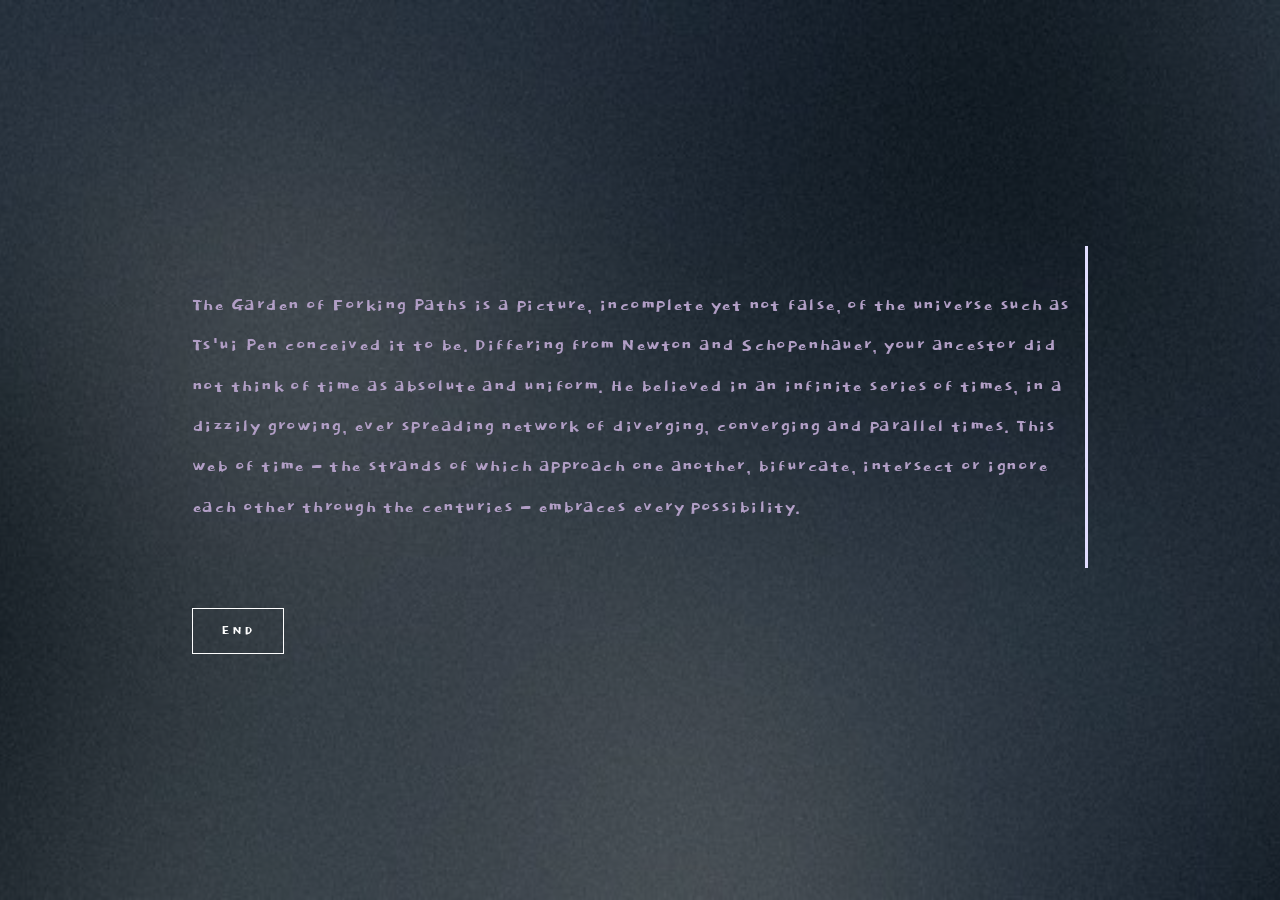
<file: nothere.html>
<!DOCTYPE html>
<html lang="en">
<head>
    <meta charset="UTF-8">
    <title>The Garden of Forking Paths</title>
    <link rel="stylesheet" href="nothere.css">

       <link rel="preconnect" href="https://fonts.googleapis.com">
<link rel="preconnect" href="https://fonts.gstatic.com" crossorigin>
<link href="https://fonts.googleapis.com/css2?family=Dokdo&display=swap" rel="stylesheet">


</head>

<body>

    <div class="container">
        <p class="typewriter">
The Garden of Forking Paths is a picture, incomplete yet not false, of the universe such as Ts'ui Pen conceived it to be. Differing from Newton and Schopenhauer, your ancestor did not think of time as absolute and uniform. He believed in an infinite series of times, in a dizzily growing, ever spreading network of diverging, converging and parallel times. This web of time - the strands of which approach one another, bifurcate, intersect or ignore each other through the centuries - embraces every possibility.
        </p>

    <a href="index.html" class="enter-btn">end</a>
    </div>

</body>
</html>
</file>
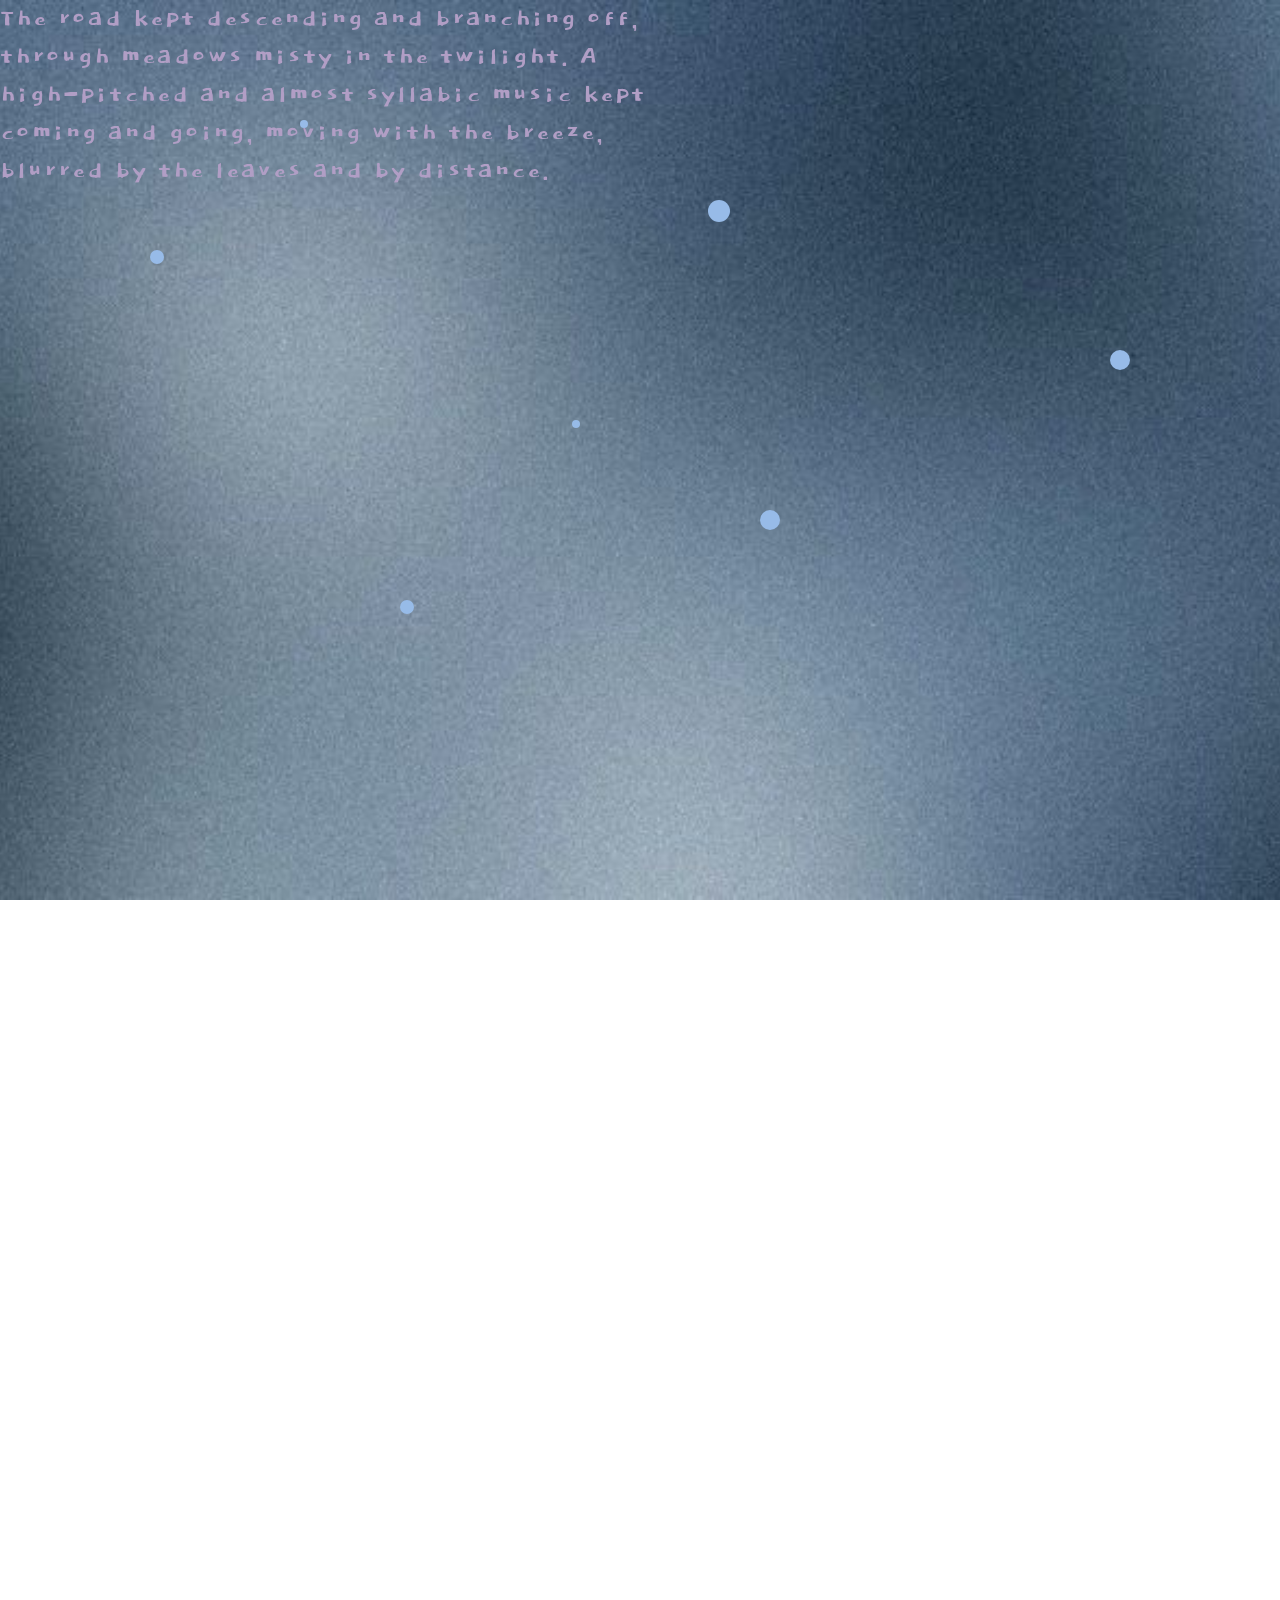
<file: section1.html>
<!DOCTYPE html>
<html lang="en">
<head>
    <meta charset="UTF-8">
    <meta name="viewport" content="width=device-width, initial-scale=1.0">
    <title>Document</title>
    <link rel="stylesheet" href="section1.css">

   <link rel="preconnect" href="https://fonts.googleapis.com">
<link rel="preconnect" href="https://fonts.gstatic.com" crossorigin>
<link href="https://fonts.googleapis.com/css2?family=Dokdo&display=swap" rel="stylesheet">


</head>
<body>



<div class="floating-text" tabindex="0">
    The road kept descending and branching off, <br>
    through meadows misty in the twilight. A <br>
    high-pitched and almost syllabic music kept <br>
    coming and going, moving with the breeze, <br>
    blurred by the leaves and by distance.
</div>









<!-- Dot 1 -->
<a href="nothere.html" class="dot dot-one star-small" style="top: 120px; left: 300px; --delay:0s;"></a>

<!-- Dot 2 -->
<a  class="dot dot-two" style="top: 510px; left: 760px; --delay:1.2s;"></a>

<!-- Dot 3 -->
<a  class="dot dot-three star-medium" style="top: 250px; left: 150px; --delay:2.4s;"></a>

<!-- Dot 4 -->
<a  class="dot dot-four star-small" style="top: 420px; right: 700px;"></a>

<!-- Dot 5 -->
<a  class="dot dot-five" style="top: 350px; right: 150px;"></a>

<!-- Dot 6 -->
<a  class="dot dot-six star-medium" style="top: 600px; left: 400px;"></a>

<!-- Dot 7 -->
<a  class="dot dot-seven star-big" style="top: 200px; right: 550px;"></a>
    
</body>
</html>
</file>
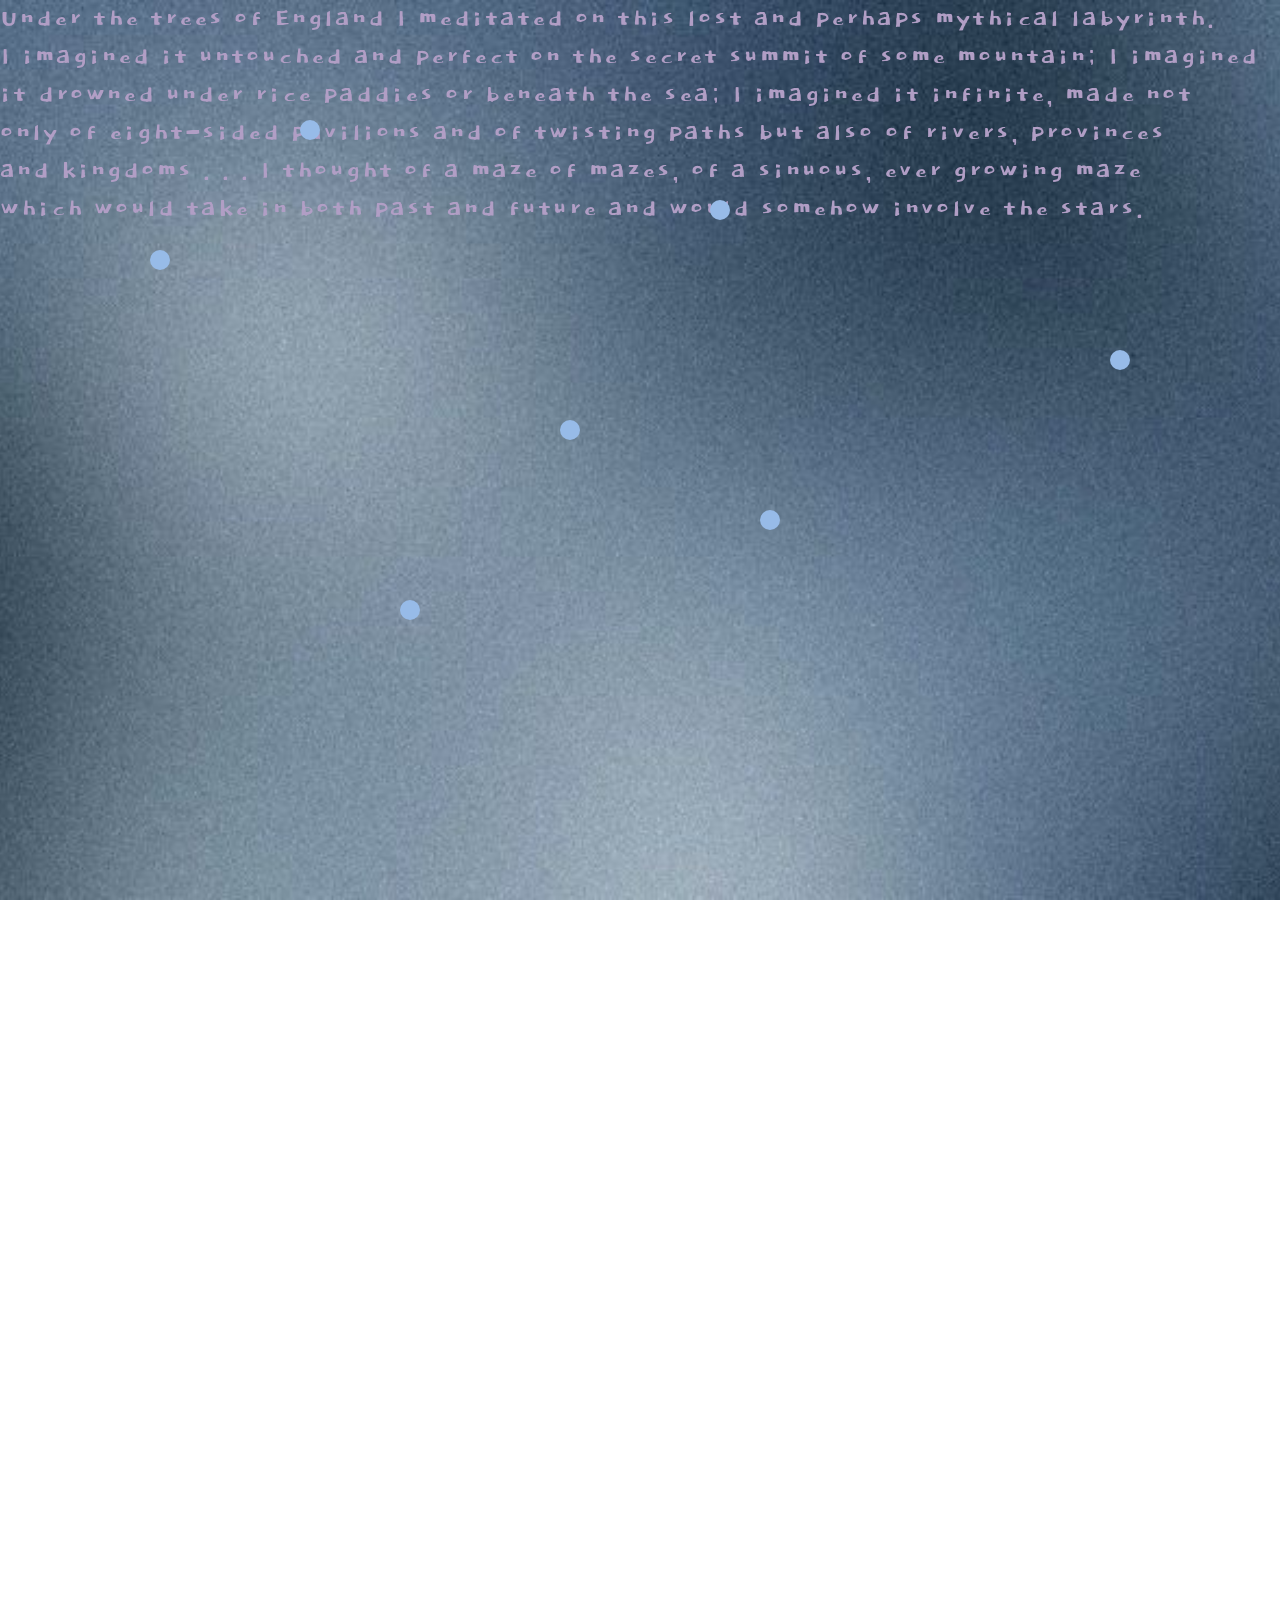
<file: section2.html>
<!DOCTYPE html>
<html lang="en">
<head>
    <meta charset="UTF-8">
    <meta name="viewport" content="width=device-width, initial-scale=1.0">
    <title>Document</title>
    <link rel="stylesheet" href="section2.css">

   <link rel="preconnect" href="https://fonts.googleapis.com">
<link rel="preconnect" href="https://fonts.gstatic.com" crossorigin>
<link href="https://fonts.googleapis.com/css2?family=Dokdo&display=swap" rel="stylesheet">


</head>
<body>



<div class="floating-text" tabindex="0">
    Under the trees of England I meditated on this lost and perhaps mythical labyrinth.<br>
    I imagined it untouched and perfect on the secret summit of some mountain; I imagined <br>
    it drowned under rice paddies or beneath the sea; I imagined it infinite, made not <br>
    only of eight-sided pavilions and of twisting paths but also of rivers, provinces <br>
    and kingdoms . . . I thought of a maze of mazes, of a sinuous, ever growing maze <br>
    which would take in both past and future and would somehow involve the stars.
</div>

<!-- Dot 1 -->
<a  class="dot dot-one" style="top: 120px; left: 300px;"></a>

<!-- Dot 2 -->
<a  class="dot dot-two" style="top: 510px; left: 760px;"></a>

<!-- Dot 3 -->
<a  class="dot dot-three" style="top: 250px; left: 150px;"></a>

<!-- Dot 4 -->
<a  href="nothere.html" class="dot dot-four" style="top: 420px; right: 700px;"></a>

<!-- Dot 5 -->
<a  class="dot dot-five" style="top: 350px; right: 150px;"></a>

<!-- Dot 6 -->
<a  class="dot dot-six" style="top: 600px; left: 400px;"></a>

<!-- Dot 7 -->
<a  class="dot dot-seven" style="top: 200px; right: 550px;"></a>




    
</body>
</html>
</file>
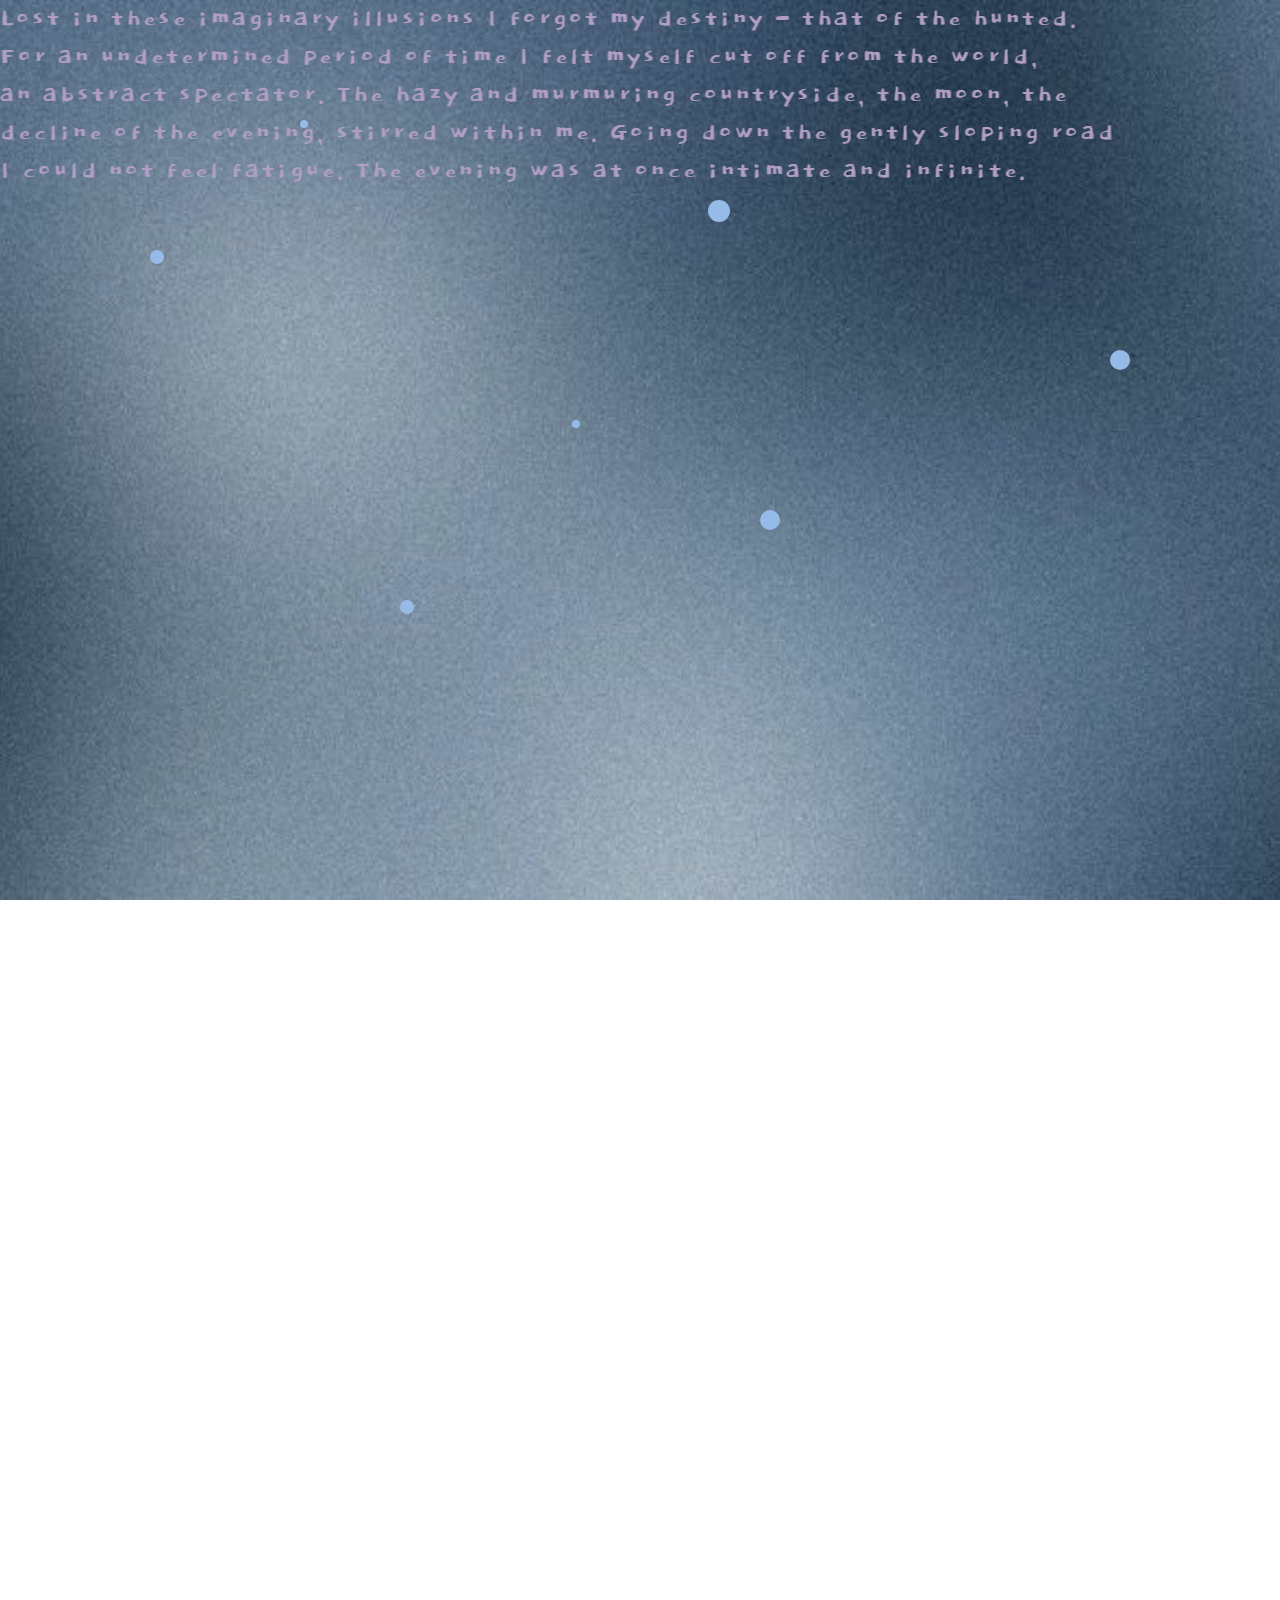
<file: section3.html>
<!DOCTYPE html>
<html lang="en">
<head>
    <meta charset="UTF-8">
    <meta name="viewport" content="width=device-width, initial-scale=1.0">
    <title>Document</title>
    <link rel="stylesheet" href="section3.css">

   <link rel="preconnect" href="https://fonts.googleapis.com">
<link rel="preconnect" href="https://fonts.gstatic.com" crossorigin>
<link href="https://fonts.googleapis.com/css2?family=Dokdo&display=swap" rel="stylesheet">


</head>
<body>



<div class="floating-text" tabindex="0">
    Lost in these imaginary illusions I forgot my destiny - that of the hunted. <br>
    For an undetermined period of time I felt myself cut off from the world, <br>
    an abstract spectator. The hazy and murmuring countryside, the moon, the <br>
    decline of the evening, stirred within me. Going down the gently sloping road <br>
    I could not feel fatigue. The evening was at once intimate and infinite.
</div>









<!-- Dot 1 -->
<a href="nothere.html" class="dot dot-one star-small" style="top: 120px; left: 300px; --delay:0s;"></a>

<!-- Dot 2 -->
<a  class="dot dot-two" style="top: 510px; left: 760px; --delay:1.2s;"></a>

<!-- Dot 3 -->
<a  class="dot dot-three star-medium" style="top: 250px; left: 150px; --delay:2.4s;"></a>

<!-- Dot 4 -->
<a  class="dot dot-four star-small" style="top: 420px; right: 700px;"></a>

<!-- Dot 5 -->
<a  class="dot dot-five" style="top: 350px; right: 150px;"></a>

<!-- Dot 6 -->
<a  class="dot dot-six star-medium" style="top: 600px; left: 400px;"></a>

<!-- Dot 7 -->
<a  class="dot dot-seven star-big" style="top: 200px; right: 550px;"></a>
    
</body>
</html>
</file>
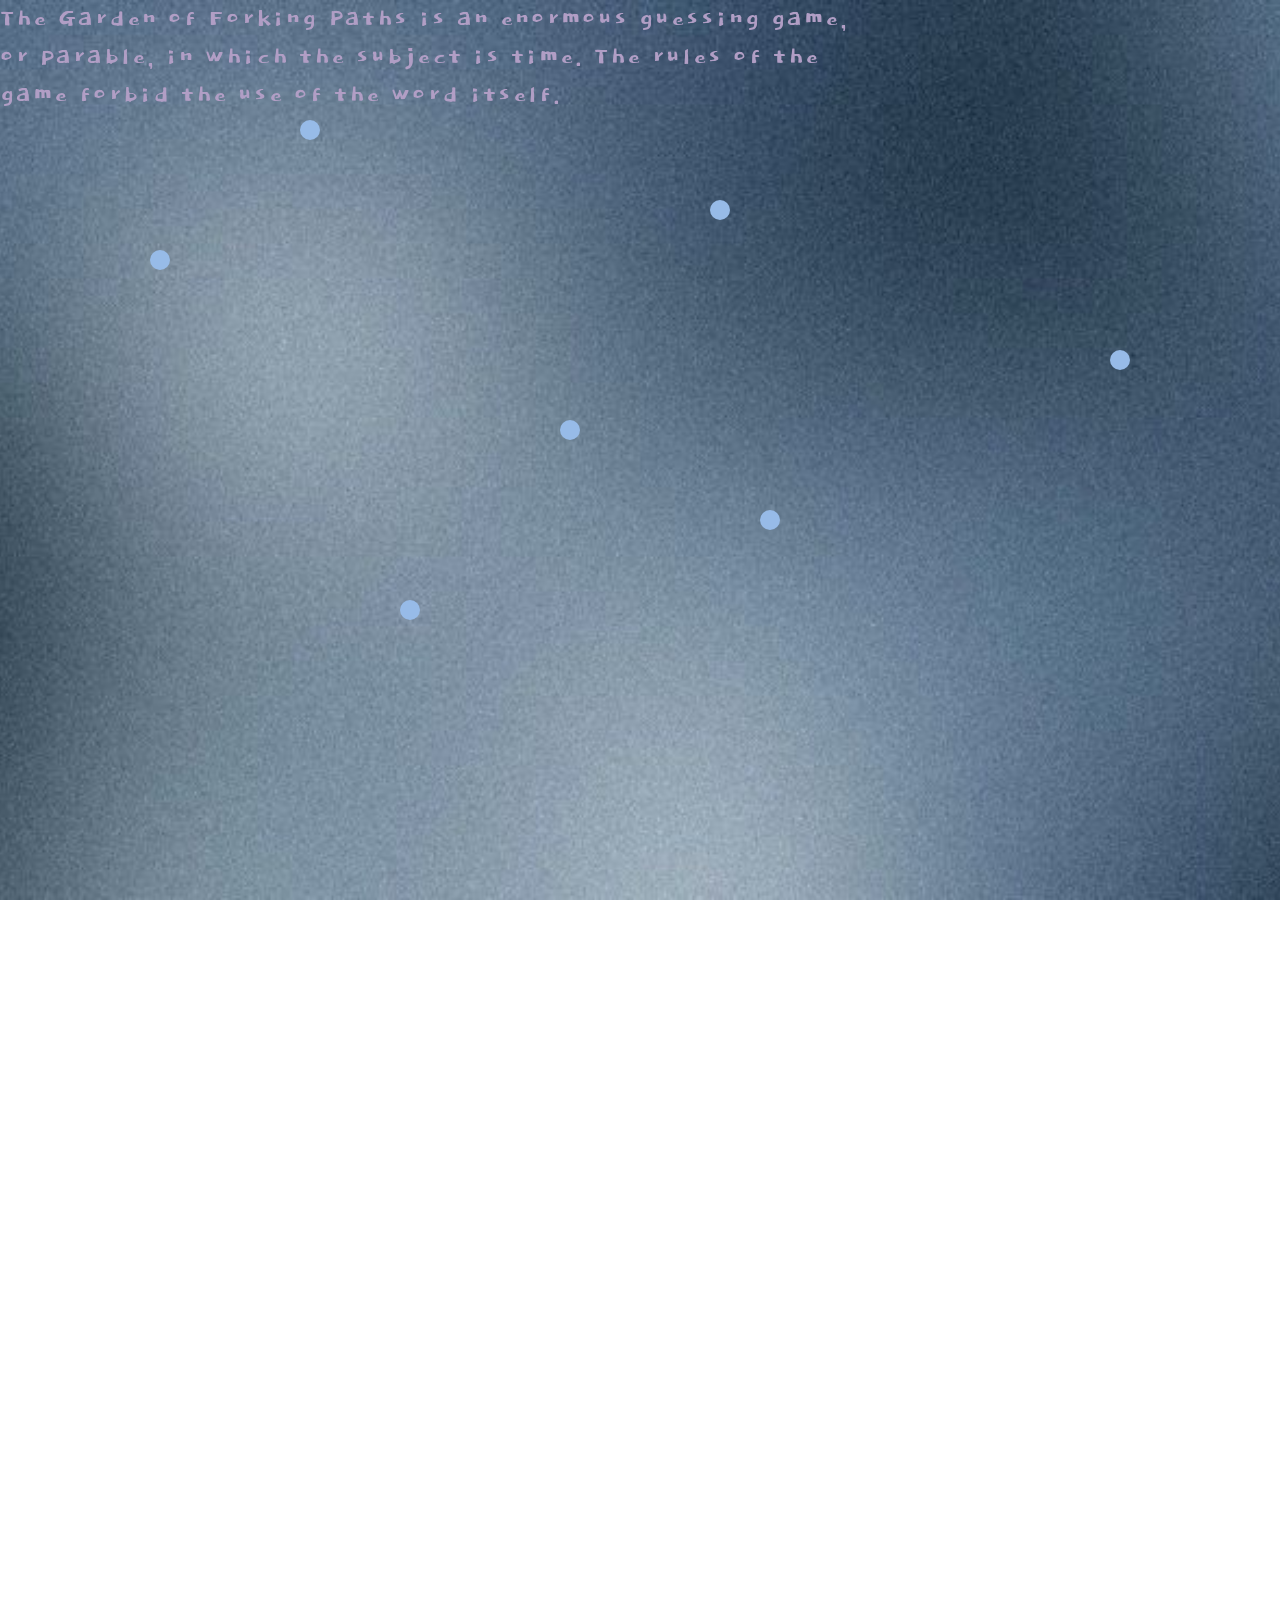
<file: section4.html>
<!DOCTYPE html>
<html lang="en">
<head>
    <meta charset="UTF-8">
    <meta name="viewport" content="width=device-width, initial-scale=1.0">
    <title>Document</title>
    <link rel="stylesheet" href="section4.css">

   <link rel="preconnect" href="https://fonts.googleapis.com">
<link rel="preconnect" href="https://fonts.gstatic.com" crossorigin>
<link href="https://fonts.googleapis.com/css2?family=Dokdo&display=swap" rel="stylesheet">


</head>
<body>



<div class="floating-text" tabindex="0">
The Garden of Forking Paths is an enormous guessing game,<br>
 or parable, in which the subject is time. The rules of the <br>
 game forbid the use of the word itself. 
</div>

<!-- Dot 1 -->
<a  class="dot dot-one" style="top: 120px; left: 300px;"></a>

<!-- Dot 2 -->
<a  class="dot dot-two" style="top: 510px; left: 760px;"></a>

<!-- Dot 3 -->
<a  class="dot dot-three" style="top: 250px; left: 150px;"></a>

<!-- Dot 4 -->
<a  href="nothere.html" class="dot dot-four" style="top: 420px; right: 700px;"></a>

<!-- Dot 5 -->
<a  class="dot dot-five" style="top: 350px; right: 150px;"></a>

<!-- Dot 6 -->
<a  class="dot dot-six" style="top: 600px; left: 400px;"></a>

<!-- Dot 7 -->
<a  class="dot dot-seven" style="top: 200px; right: 550px;"></a>




    
</body>
</html>
</file>
<file: GardenForkingPaths.css>
body{
  margin:0;
  overflow: auto;
  background:black;
  display: flex;
  justify-content: center;
   overflow-x:hidden;
}











html {
  overflow-x: auto;
}


.page{
  position: relative;
  width: 1500px;
  height: 7650px;
}

.background{
  width: 1500px;
  height: 7650px;
  display:block;
}

.introtext1{
  position: absolute;
  top: 150px;     /* distance from top of page */
  left: 220px;    /* distance from left */

  width: 200px;
  color: #DB9999;
  font-size: 12px;
}

.introtext2{
  position: absolute;
  top: 150px;     /* distance from top of page */
  left: 520px;    /* distance from left */

  width: 200px;
  color: #DB9999;
  font-size: 12px;
}

  
  .introtext3{
  position: absolute;
  top: 150px;     /* distance from top of page */
  right: 520px;    /* distance from left */

  width: 200px;
  color: #DB9999;
  font-size: 12px;
}


.introtext4{
  position: absolute;
  top: 150px;     /* distance from top of page */
  right: 220px;    /* distance from left */

  width: 200px;
  color: #DB9999;
  font-size: 12px;
}


.introtext5{
  position: absolute;
  top: 195px;     /* distance from top of page */
  left: 235px;    /* distance from left */

  color: #E9C3C3;
  font-size: 96px;
  font-family: "Dosis", sans-serif;
 
}

.introtext6{
  position: absolute;
  top: 1095px;     /* distance from top of page */
  left: 235px;    /* distance from left */

  color: #E9C3C3;
  font-size: 40px;
  font-family: "Dosis", sans-serif;
 
}

.introtext7{
  position: absolute;
  top: 1595px;     /* distance from top of page */
  right: 235px;    /* distance from left */

  color: #E9C3C3;
  font-size: 40px;
  font-family: "Dosis", sans-serif;
 
}

.introtext8{
  position: absolute;
  top: 2095px;     /* distance from top of page */
  left: 235px;    /* distance from left */

  color: #E9C3C3;
  font-size: 40px;
  font-family: "Dosis", sans-serif;
 
}

.introtext9{
  position: absolute;
  top: 1500px;     /* distance from top of page */
  left: 1005px;    /* distance from left */

  color: #E9C3C3;
  font-size: 12px;
}

.introtext10{
  position: absolute;
  top: 1000px;     /* distance from top of page */
  right: 1235px;    /* distance from left */
  width: 200px;
  color: #E9C3C3;
  font-size: 12px;
}

.introtext11{
  position: absolute;
  top: 2705px;     /* distance from top of page */
  right: 235px;    /* distance from left */

  color: #E9C3C3;
  font-size: 40px;
  font-family: "Dosis", sans-serif;
 
}

.introtext12{
  position: absolute;
  left:50%;
  transform:translateX(-50%);
  top:800px;
  max-width:900px;
  text-align:center;

  color:#7b4e56;
  font-size:20px;
  font-family:"Dosis", sans-serif;

  animation: glowPulse 3s ease-in-out infinite;
}

@keyframes glowPulse{
  0%,100%{
    color:#cfe6ff; /* slightly brighter than white-blue */
    text-shadow:
      0 0 2px #ffffff,
      0 0 6px #7ec8ff,
      0 0 14px #4db8ff,
      0 0 28px rgba(0,140,255,0.8);
  }

  50%{
    color:#ffffff;
    text-shadow:
      0 0 4px #ffffff,
      0 0 12px #9ed8ff,
      0 0 26px #5cc2ff,
      0 0 55px rgba(0,140,255,1),
      0 0 90px rgba(0,140,255,0.9);
  }
}




/* makes positioning work relative to the page */
body{
    position: relative;
    min-height: 2000px; /* remove later if not needed */
}

/* THE DOT */
.dot{
    position: absolute;

    width: 25px;
    height: 25px;
    border-radius: 50%;

    background-color: red;

    cursor: pointer;

    transition: 
        transform 0.25s ease,
        box-shadow 0.25s ease,
        opacity 0.25s ease;
}



.dot:hover{
    transform: scale(1.4);
    box-shadow: 0 0 12px rgba(0,0,0,0.5);
    opacity: 0.85;
}


/* Tooltip using the data attribute */
.dot::after {
  content: attr(data-tooltip);
  position: absolute;
  bottom: 130%; /* position above the dot */
  left: 50%;
  transform: translateX(-50%);
  background: rgba(233, 195, 195, 0.95);
  color: #1c1c1c;
  padding: 8px 12px;
  border-radius: 8px;
  white-space: nowrap;
  font-size: 14px;
  font-family: "Dosis", sans-serif;
  opacity: 0;
  pointer-events: none;
  transition: opacity 0.3s ease, transform 0.3s ease;
  z-index: 10;
}

/* small arrow pointing down */
.dot::before {
  content: "";
  position: absolute;
  bottom: 115%; /* slightly above the dot */
  left: 50%;
  transform: translateX(-50%);
  border-width: 6px;
  border-style: solid;
  border-color: rgba(233,195,195,0.95) transparent transparent transparent;
  opacity: 0;
  transition: opacity 0.3s ease;
  pointer-events: none;
  z-index: 10;
}

/* Reveal tooltip on hover */
.dot:hover::after,
.dot:hover::before {
  opacity: 1;
  transform: translateX(-50%) translateY(-5px); /* subtle pop effect */
}





.dot-one{
    background-color: #5B438E;
}

.dot-two{
    background-color: #5B438E;
}

.dot-three{
    background-color: #5B438E;
}

.dot-four{
    background-color: #5B438E;
}

.dot-five{
    background-color: #f6e4e7;
}

.dot-six{
    background-color: #f6e4e7;
}

.dot-seven{
    background-color: #f6e4e7;
}

.dot-eight{
    background-color: #f6e4e7;
}

.dot-nine{
    background-color: #f6e4e7;
}

.dot-ten{
    background-color: #f6e4e7; /*#6d2b36 red*/
}

.dot-eleven{
    background-color: #f6e4e7;
}

.dot-twelve{
    background-color: #f6e4e7;
}

.dot-thirteen{
    background-color: #f6e4e7;
}

.dot-fourteen{
    background-color: #f6e4e7;
}

.dot-fifteen{
    background-color: #f6e4e7;
}

.dot-sixteen{
    background-color: #f6e4e7;
}

.dot-seventeen{
    background-color: #f6e4e7;
}

.dot-eightteen{
    background-color: #f6e4e7;
}

.dot-nineteen{
    background-color: #f6e4e7;
}

.dot-twenty{
    background-color: #f6e4e7;
}

.dot-twenone{
    background-color: #f6e4e7;
}

.dot-twentwo{
    background-color: #f6e4e7;
}

.dot-twenthree{
    background-color: #f6e4e7;
}

.dot-twenfour{
    background-color: #f6e4e7;
}

.dot-twenfive{
    background-color: #f6e4e7;
}

.dot-twensix{
    background-color: #f6e4e7;
}

.dot-twenseven{
    background-color: #f6e4e7;
}

.dot-tweneight{
    background-color: #f6e4e7;
}

.dot-twennine{
    background-color: #f6e4e7;
}

.dot-thirty{
    background-color: #f6e4e7;
}











.dot-small{
    width: 15px;
    height: 15px;
}

.dot-medium{
    width: 25px;
    height: 25px;
}

.dot-large{
    width: 45px;
    height: 45px;
}

.dot-verylarge{
    width: 65px;
    height: 65px;
}




.dot:hover::after{ /* makes the aftereffects from hovering */
    content: "";
    position: absolute;
    top: -8px;
    left: -8px;
    width: calc(100% + 16px);
    height: calc(100% + 16px);
    border-radius: 50%;
    border: 2px solid white;
    animation: pulse 1s infinite;
}

@keyframes pulse{
    0%{ opacity: 1; transform: scale(1); }
    100%{ opacity: 0; transform: scale(1.6); }
}





#welcome{
    position:fixed;
    inset:0;
    background:rgb(173, 133, 133);
    z-index:9999;

    display:flex;
    align-items:center;
    justify-content:center;

    transition: opacity 1.3s ease, visibility 1.3s;
}

#welcome h1{
    font-size: 42px;
    letter-spacing: 4px;
    font-family: "Dosis", sans-serif;
    color: white;
    animation: breathe 4s infinite alternate;
}


body:hover #welcome {
    opacity: 0;
    visibility: hidden;
    pointer-events: none;
}
</file>
<file: nothere.css>
/* reset spacing */
*{
    margin:0;
    padding:0;
    box-sizing:border-box;
}

body{
    height:100vh;

    /* CENTER TEXT */
    display:flex;
    justify-content:center;
    align-items:center;

    /* BACKGROUND IMAGE */
    background-image: url("images/blueback.jpeg");
    background-size: cover;          /* fills entire screen */
    background-position: center;     /* keeps subject centered */
    background-repeat: no-repeat;
    background-attachment: fixed;    /* gives cinematic feel */

    color:#b19ec5;
    font-family: 'Dokdo', cursive;
}

body::before{
    content:"";
    position:fixed;
    inset:0;
    background:rgba(0,0,0,0.55); /* darkness level */
    z-index:-1;
}


/* keeps text readable */
.container{
    width:70%;
    max-width:900px;
}

/* TYPEWRITER */
.typewriter{
    font-size:1.4rem;
    line-height:1.8;
    letter-spacing:0.02em;

    overflow:hidden;
    border-right:3px solid rgb(225, 222, 255);   /* cursor */

    white-space:pre-wrap;

    /* typing animation */
    animation:
        typing 25s steps(900, end),
        blink 1s step-end infinite;
}

/* typing effect */
@keyframes typing{
    from { width:0 }
    to { width:100% }
}

/* blinking cursor */
@keyframes blink{
    50% { border-color:transparent; }
}








.enter-btn{
    display:inline-block;
    margin-top:40px;
    padding:12px 28px;

    font-size:1rem;
    letter-spacing:2px;
    text-transform:uppercase;
    text-decoration:none;

    color:white;
    border:1px solid white;
    background:transparent;

    opacity:0;              /* hidden at first */
    pointer-events:none;    /* not clickable */

    transition: all 0.4s ease;

    animation: reveal 2s forwards;
    animation-delay: 26s;   /* matches typing duration */
}

/* hover effect */
.enter-btn:hover{
    background:white;
    color:black;
}

/* fade in */
@keyframes reveal{
    to{
        opacity:1;
        pointer-events:auto;
    }
}
</file>
<file: section1.css>
html, body {
    margin: 0;
    padding: 0;
    height: 100%;
    overflow: hidden;
}

body {
    background-image: url("images/blueback.jpeg");
    background-size: cover;
    background-position: center;
    background-repeat: no-repeat;
}








/* makes positioning work relative to the page */
body{
    position: relative;
    min-height: 2000px; /* remove later if not needed */
}

/* THE DOT ITSELF */
.dot{
    position: absolute;
    width: 20px;
    height: 20px;
    border-radius: 50%;
    background: white;
    cursor: pointer;

    animation: twinkle 3s infinite ease-in-out;
    animation-delay: var(--delay);

    transition: 
        transform 0.25s ease,
        box-shadow 0.25s ease,
        opacity 0.25s ease;
}


.dot:hover{
    animation-play-state: paused;
    transform: scale(1.6);
    box-shadow: 0 0 18px white, 0 0 35px white;
}


.dot-one{
    background-color: #97bbe8;
}

.dot-two{
    background-color: #97bbe8;
}

.dot-three{
    background-color: #97bbe8;
}

.dot-four{
    background-color: #97bbe8;
}

.dot-five{
    background-color: #97bbe8;
}

.dot-six{
    background-color: #97bbe8;
}

.dot-seven{
    background-color: #97bbe8;
}







/* =========================
   EASY CONTROLS (EDIT THESE)
   ========================= */

:root{
    --text-color: #b19ec5;
    --text-size: 30px;
    --font-family: 'Dokdo', cursive;

    --float-speed: 35s;   /* bigger = slower wandering */
}

/* ========================= */

body{

    overflow:hidden; /* prevents scrollbars while it moves */
}

/* THE FLOATING WORDS */

.floating-text{
    position:fixed;
    top:0;
    left:0;

    color:var(--text-color);
    font-size:var(--text-size);
     font-family: var(--font-family);
    letter-spacing:2px;

    user-select:none;
    cursor:grab;

    animation: wander var(--float-speed) linear infinite;
    will-change: transform;
}

/* when hovering */
.floating-text:hover{
    text-shadow:0 0 12px rgba(255,255,255,0.6);
}

/* when you click and hold it */
.floating-text:active{
    cursor:grabbing;
    animation-play-state: paused; /* THIS makes it feel draggable */
}

/* =========================
   FLOATING PATH
   (looks random but loops)
   ========================= */

@keyframes wander{

    0%   { transform: translate(5vw, 10vh) rotate(0deg); }

    12%  { transform: translate(50vw, 15vh) rotate(8deg); }

    25%  { transform: translate(60vw, 45vh) rotate(-6deg); }

    37%  { transform: translate(30vw, 50vh) rotate(5deg); }

    50%  { transform: translate(10vw, 55vh) rotate(-4deg); }

    62%  { transform: translate(60vw, 40vh) rotate(6deg); }

    75%  { transform: translate(60vw, 10vh) rotate(-8deg); }

    87%  { transform: translate(40vw, 25vh) rotate(4deg); }

    100% { transform: translate(5vw, 10vh) rotate(0deg); }
}

/* Accessibility */
@media (prefers-reduced-motion: reduce){
    .floating-text{
        animation:none;
    }
}











/* STAR TWINKLE ANIMATION */
@keyframes twinkle {
    0%   { opacity: 0.35; transform: scale(0.85); box-shadow: 0 0 2px rgba(255,255,255,0.2); }
    25%  { opacity: 1; transform: scale(1.15); box-shadow: 0 0 10px rgba(255,255,255,0.9); }
    50%  { opacity: 0.6; transform: scale(0.95); box-shadow: 0 0 4px rgba(255,255,255,0.4); }
    75%  { opacity: 1; transform: scale(1.2); box-shadow: 0 0 14px rgba(255,255,255,1); }
    100% { opacity: 0.35; transform: scale(0.85); box-shadow: 0 0 2px rgba(255,255,255,0.2); }
}

.star-small { width:8px; height:8px; }
.star-medium { width:14px; height:14px; }
.star-big { width:22px; height:22px; }
</file>
<file: section2.css>
html, body {
    margin: 0;
    padding: 0;
    height: 100%;
    overflow: hidden;
}

body {
    background-image: url("images/blueback.jpeg");
    background-size: cover;
    background-position: center;
    background-repeat: no-repeat;
}








/* makes positioning work relative to the page */
body{
    position: relative;
    min-height: 2000px; /* remove later if not needed */
}

/* THE DOT ITSELF */
.dot{
    position: absolute;
    width: 20px;
    height: 20px;
    border-radius: 50%;
    background: white;
    cursor: pointer;

    animation: twinkle 3s infinite ease-in-out;
    animation-delay: var(--delay);

    transition: 
        transform 0.25s ease,
        box-shadow 0.25s ease,
        opacity 0.25s ease;
}


.dot:hover{
    animation-play-state: paused;
    transform: scale(1.6);
    box-shadow: 0 0 18px white, 0 0 35px white;
}


.dot-one{
    background-color: #97bbe8;
}

.dot-two{
    background-color: #97bbe8;
}

.dot-three{
    background-color: #97bbe8;
}

.dot-four{
    background-color: #97bbe8;
}

.dot-five{
    background-color: #97bbe8;
}

.dot-six{
    background-color: #97bbe8;
}

.dot-seven{
    background-color: #97bbe8;
}







/* =========================
   EASY CONTROLS (EDIT THESE)
   ========================= */

:root{
    --text-color: #b19ec5;
    --text-size: 30px;
    --font-family: 'Dokdo', cursive;

    --float-speed: 35s;   /* bigger = slower wandering */
}

/* ========================= */

body{

    overflow:hidden; /* prevents scrollbars while it moves */
}

/* THE FLOATING WORDS */

.floating-text{
    position:fixed;
    top:0;
    left:0;

    color:var(--text-color);
    font-size:var(--text-size);
     font-family: var(--font-family);
    letter-spacing:2px;

    user-select:none;
    cursor:grab;

    animation: wander var(--float-speed) linear infinite;
    will-change: transform;
}

/* when hovering */
.floating-text:hover{
    text-shadow:0 0 12px rgba(255,255,255,0.6);
}

/* when you click and hold it */
.floating-text:active{
    cursor:grabbing;
    animation-play-state: paused; /* THIS makes it feel draggable */
}

/* =========================
   FLOATING PATH
   (looks random but loops)
   ========================= */

@keyframes wander {

    0%   { transform: translate(6vw, 85vh) rotate(2deg); }

    7%   { transform: translate(14vw, 70vh) rotate(-6deg); }

    13%  { transform: translate(10vw, 60vh) rotate(12deg); }

    20%  { transform: translate(26vw, 65vh) rotate(0deg); }

    28%  { transform: translate(40vw, 78vh) rotate(-10deg); }

    34%  { transform: translate(50vw, 72vh) rotate(6deg); }

    40%  { transform: translate(46vw, 55vh) rotate(15deg); }

    48%  { transform: translate(55vw, 40vh) rotate(-5deg); }

    55%  { transform: translate(42vw, 35vh) rotate(9deg); }

    63%  { transform: translate(28vw, 50vh) rotate(-12deg); }

    70%  { transform: translate(18vw, 35vh) rotate(4deg); }

    78%  { transform: translate(22vw, 18vh) rotate(-8deg); }

    85%  { transform: translate(38vw, 12vh) rotate(3deg); }

    92%  { transform: translate(52vw, 25vh) rotate(10deg); }

    100% { transform: translate(6vw, 85vh) rotate(2deg); }
}



/* Accessibility */
@media (prefers-reduced-motion: reduce){
    .floating-text{
        animation:none;
    }
}











/* STAR TWINKLE ANIMATION */
@keyframes twinkle {
    0%   { opacity: 0.35; transform: scale(0.85); box-shadow: 0 0 2px rgba(255,255,255,0.2); }
    25%  { opacity: 1; transform: scale(1.15); box-shadow: 0 0 10px rgba(255,255,255,0.9); }
    50%  { opacity: 0.6; transform: scale(0.95); box-shadow: 0 0 4px rgba(255,255,255,0.4); }
    75%  { opacity: 1; transform: scale(1.2); box-shadow: 0 0 14px rgba(255,255,255,1); }
    100% { opacity: 0.35; transform: scale(0.85); box-shadow: 0 0 2px rgba(255,255,255,0.2); }
}

.star-small { width:8px; height:8px; }
.star-medium { width:14px; height:14px; }
.star-big { width:22px; height:22px; }
</file>
<file: section3.css>
html, body {
    margin: 0;
    padding: 0;
    height: 100%;
    overflow: hidden;
}

body {
    background-image: url("images/blueback.jpeg");
    background-size: cover;
    background-position: center;
    background-repeat: no-repeat;
}








/* makes positioning work relative to the page */
body{
    position: relative;
    min-height: 2000px; /* remove later if not needed */
}

/* THE DOT ITSELF */
.dot{
    position: absolute;
    width: 20px;
    height: 20px;
    border-radius: 50%;
    background: white;
    cursor: pointer;

    animation: twinkle 3s infinite ease-in-out;
    animation-delay: var(--delay);

    transition: 
        transform 0.25s ease,
        box-shadow 0.25s ease,
        opacity 0.25s ease;
}


.dot:hover{
    animation-play-state: paused;
    transform: scale(1.6);
    box-shadow: 0 0 18px white, 0 0 35px white;
}


.dot-one{
    background-color: #97bbe8;
}

.dot-two{
    background-color: #97bbe8;
}

.dot-three{
    background-color: #97bbe8;
}

.dot-four{
    background-color: #97bbe8;
}

.dot-five{
    background-color: #97bbe8;
}

.dot-six{
    background-color: #97bbe8;
}

.dot-seven{
    background-color: #97bbe8;
}







/* =========================
   EASY CONTROLS (EDIT THESE)
   ========================= */

:root{
    --text-color: #b19ec5;
    --text-size: 70px;
    --font-family: 'Dokdo', cursive;

    --float-speed: 35s;   /* bigger = slower wandering */
}

/* ========================= */

body{

    overflow:hidden; /* prevents scrollbars while it moves */
}

/* THE FLOATING WORDS */

.floating-text{
    position:fixed;
    top:0;
    left:0;

    color:var(--text-color);
    font-size: 30px;
     font-family: var(--font-family);
    letter-spacing:2px;

    user-select:none;
    cursor:grab;

    animation: wander var(--float-speed) linear infinite;
    will-change: transform;
}

/* when hovering */
.floating-text:hover{
    text-shadow:0 0 12px rgba(255,255,255,0.6);
}

/* when you click and hold it */
.floating-text:active{
    cursor:grabbing;
    animation-play-state: paused; /* THIS makes it feel draggable */
}

/* =========================
   FLOATING PATH
   (looks random but loops)
   ========================= */

@keyframes wander {

    0%   { transform: translate(8vw, 60vh) rotate(0deg); }

    8%   { transform: translate(22vw, 55vh) rotate(12deg); }

    16%  { transform: translate(12vw, 18vh) rotate(-14deg); }

    24%  { transform: translate(30vw, 20vh) rotate(9deg); }

    32%  { transform: translate(18vw, 10vh) rotate(-11deg); }

    40%  { transform: translate(10vw, 35vh) rotate(6deg); }

    50%  { transform: translate(28vw, 30vh) rotate(-8deg); }

    60%  { transform: translate(45vw, 40vh) rotate(10deg); }

    70%  { transform: translate(22vw, 52vh) rotate(-9deg); }

    80%  { transform: translate(35vw, 60vh) rotate(7deg); }

    90%  { transform: translate(16vw, 50vh) rotate(-6deg); }

    100% { transform: translate(8vw, 40vh) rotate(0deg); }
}




/* Accessibility */
@media (prefers-reduced-motion: reduce){
    .floating-text{
        animation:none;
    }
}











/* STAR TWINKLE ANIMATION */
@keyframes twinkle {
    0%   { opacity: 0.35; transform: scale(0.85); box-shadow: 0 0 2px rgba(255,255,255,0.2); }
    25%  { opacity: 1; transform: scale(1.15); box-shadow: 0 0 10px rgba(255,255,255,0.9); }
    50%  { opacity: 0.6; transform: scale(0.95); box-shadow: 0 0 4px rgba(255,255,255,0.4); }
    75%  { opacity: 1; transform: scale(1.2); box-shadow: 0 0 14px rgba(255,255,255,1); }
    100% { opacity: 0.35; transform: scale(0.85); box-shadow: 0 0 2px rgba(255,255,255,0.2); }
}

.star-small { width:8px; height:8px; }
.star-medium { width:14px; height:14px; }
.star-big { width:22px; height:22px; }
</file>
<file: section4.css>
html, body {
    margin: 0;
    padding: 0;
    height: 100%;
    overflow: hidden;
}

body {
    background-image: url("images/blueback.jpeg");
    background-size: cover;
    background-position: center;
    background-repeat: no-repeat;
}








/* makes positioning work relative to the page */
body{
    position: relative;
    min-height: 2000px; /* remove later if not needed */
}

/* THE DOT ITSELF */
.dot{
    position: absolute;
    width: 20px;
    height: 20px;
    border-radius: 50%;
    background: white;
    cursor: pointer;

    animation: twinkle 3s infinite ease-in-out;
    animation-delay: var(--delay);

    transition: 
        transform 0.25s ease,
        box-shadow 0.25s ease,
        opacity 0.25s ease;
}


.dot:hover{
    animation-play-state: paused;
    transform: scale(1.6);
    box-shadow: 0 0 18px white, 0 0 35px white;
}


.dot-one{
    background-color: #97bbe8;
}

.dot-two{
    background-color: #97bbe8;
}

.dot-three{
    background-color: #97bbe8;
}

.dot-four{
    background-color: #97bbe8;
}

.dot-five{
    background-color: #97bbe8;
}

.dot-six{
    background-color: #97bbe8;
}

.dot-seven{
    background-color: #97bbe8;
}







/* =========================
   EASY CONTROLS (EDIT THESE)
   ========================= */

:root{
    --text-color: #b19ec5;
    --text-size: 30px;
    --font-family: 'Dokdo', cursive;

    --float-speed: 35s;   /* bigger = slower wandering */
}

/* ========================= */

body{

    overflow:hidden; /* prevents scrollbars while it moves */
}

/* THE FLOATING WORDS */

.floating-text{
    position:fixed;
    top:0;
    left:0;

    color:var(--text-color);
    font-size:var(--text-size);
     font-family: var(--font-family);
    letter-spacing:2px;

    user-select:none;
    cursor:grab;

    animation: wander var(--float-speed) linear infinite;
    will-change: transform;
}

/* when hovering */
.floating-text:hover{
    text-shadow:0 0 12px rgba(255,255,255,0.6);
}

/* when you click and hold it */
.floating-text:active{
    cursor:grabbing;
    animation-play-state: paused; /* THIS makes it feel draggable */
}

/* =========================
   FLOATING PATH
   (looks random but loops)
   ========================= */

@keyframes wander {

    0%   { transform: translate(5vw, 80vh) rotate(4deg); }

    12%  { transform: translate(10vw, 65vh) rotate(-6deg); }

    24%  { transform: translate(8vw, 50vh) rotate(7deg); }

    36%  { transform: translate(14vw, 40vh) rotate(-9deg); }

    48%  { transform: translate(18vw, 28vh) rotate(5deg); }

    60%  { transform: translate(12vw, 20vh) rotate(-7deg); }

    72%  { transform: translate(20vw, 30vh) rotate(6deg); }

    84%  { transform: translate(15vw, 55vh) rotate(-5deg); }

    100% { transform: translate(5vw, 80vh) rotate(4deg); }
}




/* Accessibility */
@media (prefers-reduced-motion: reduce){
    .floating-text{
        animation:none;
    }
}











/* STAR TWINKLE ANIMATION */
@keyframes twinkle {
    0%   { opacity: 0.35; transform: scale(0.85); box-shadow: 0 0 2px rgba(255,255,255,0.2); }
    25%  { opacity: 1; transform: scale(1.15); box-shadow: 0 0 10px rgba(255,255,255,0.9); }
    50%  { opacity: 0.6; transform: scale(0.95); box-shadow: 0 0 4px rgba(255,255,255,0.4); }
    75%  { opacity: 1; transform: scale(1.2); box-shadow: 0 0 14px rgba(255,255,255,1); }
    100% { opacity: 0.35; transform: scale(0.85); box-shadow: 0 0 2px rgba(255,255,255,0.2); }
}

.star-small { width:8px; height:8px; }
.star-medium { width:14px; height:14px; }
.star-big { width:22px; height:22px; }
</file>
